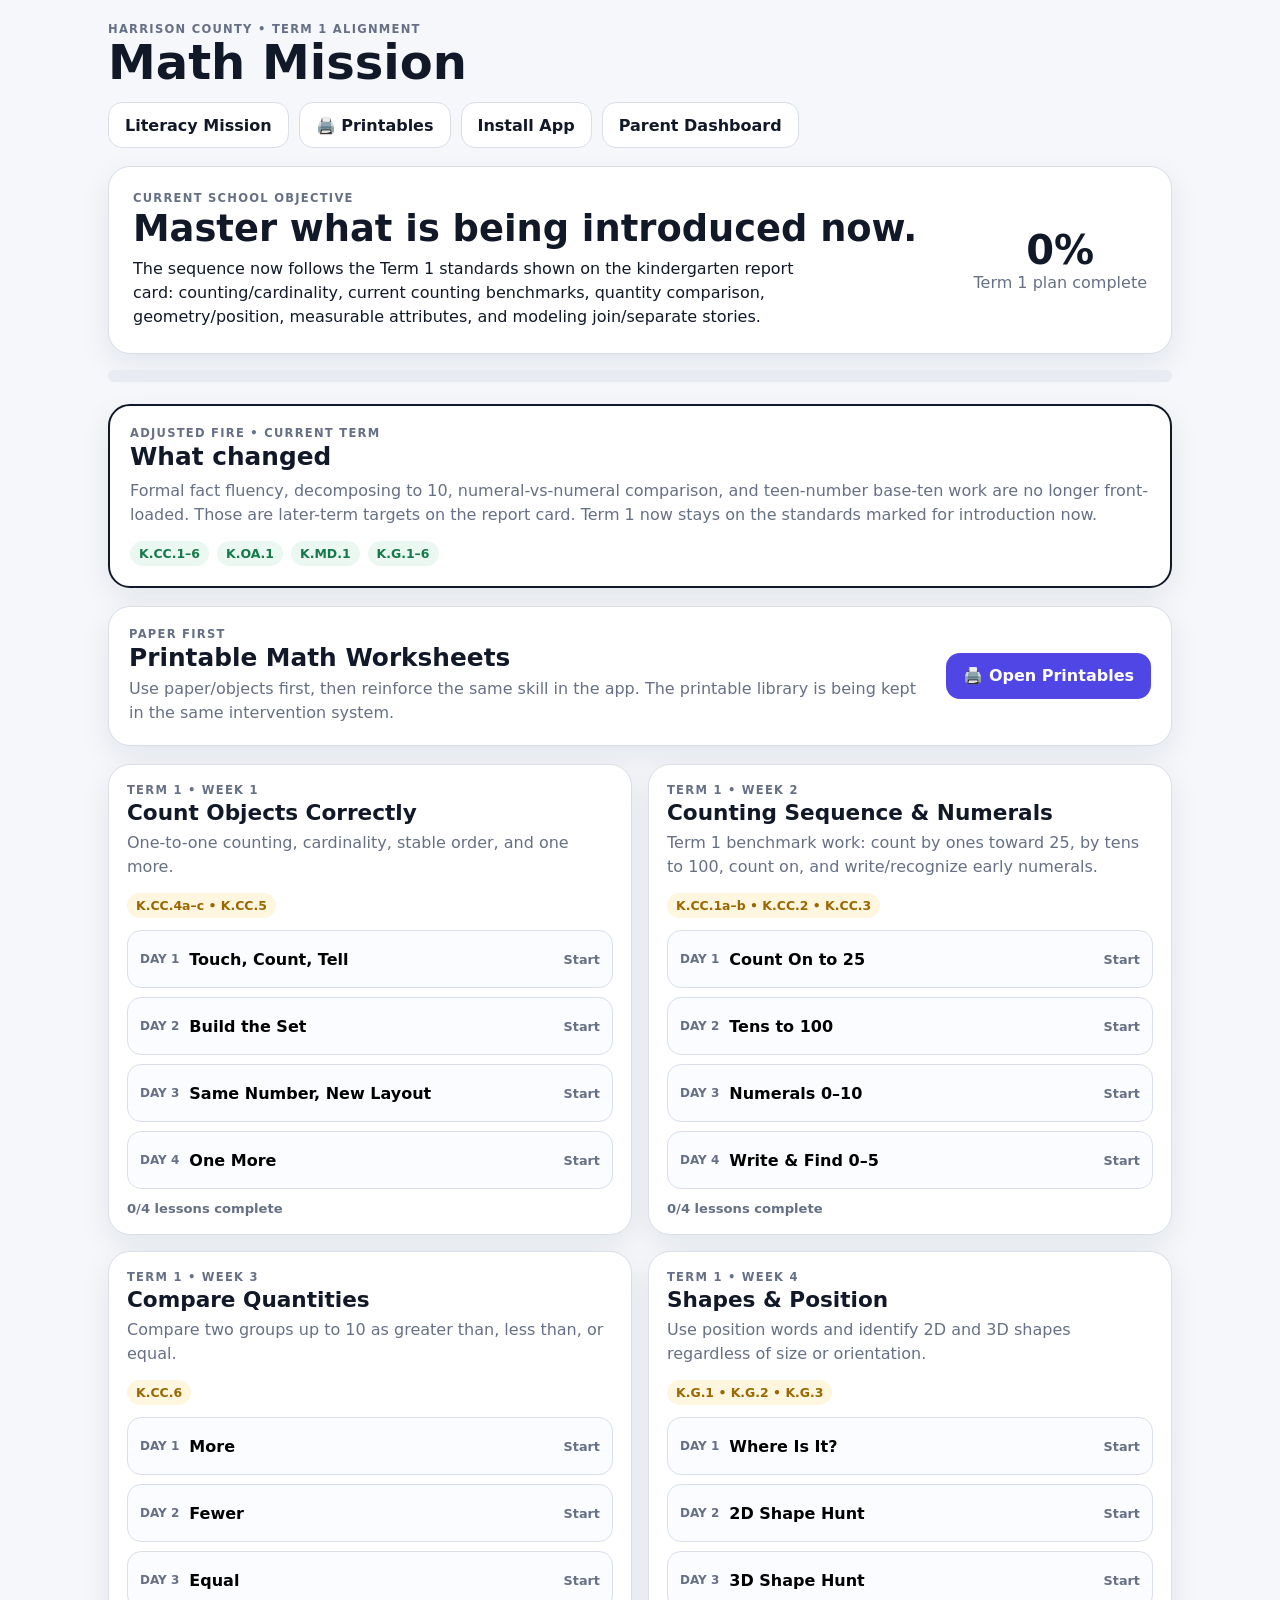
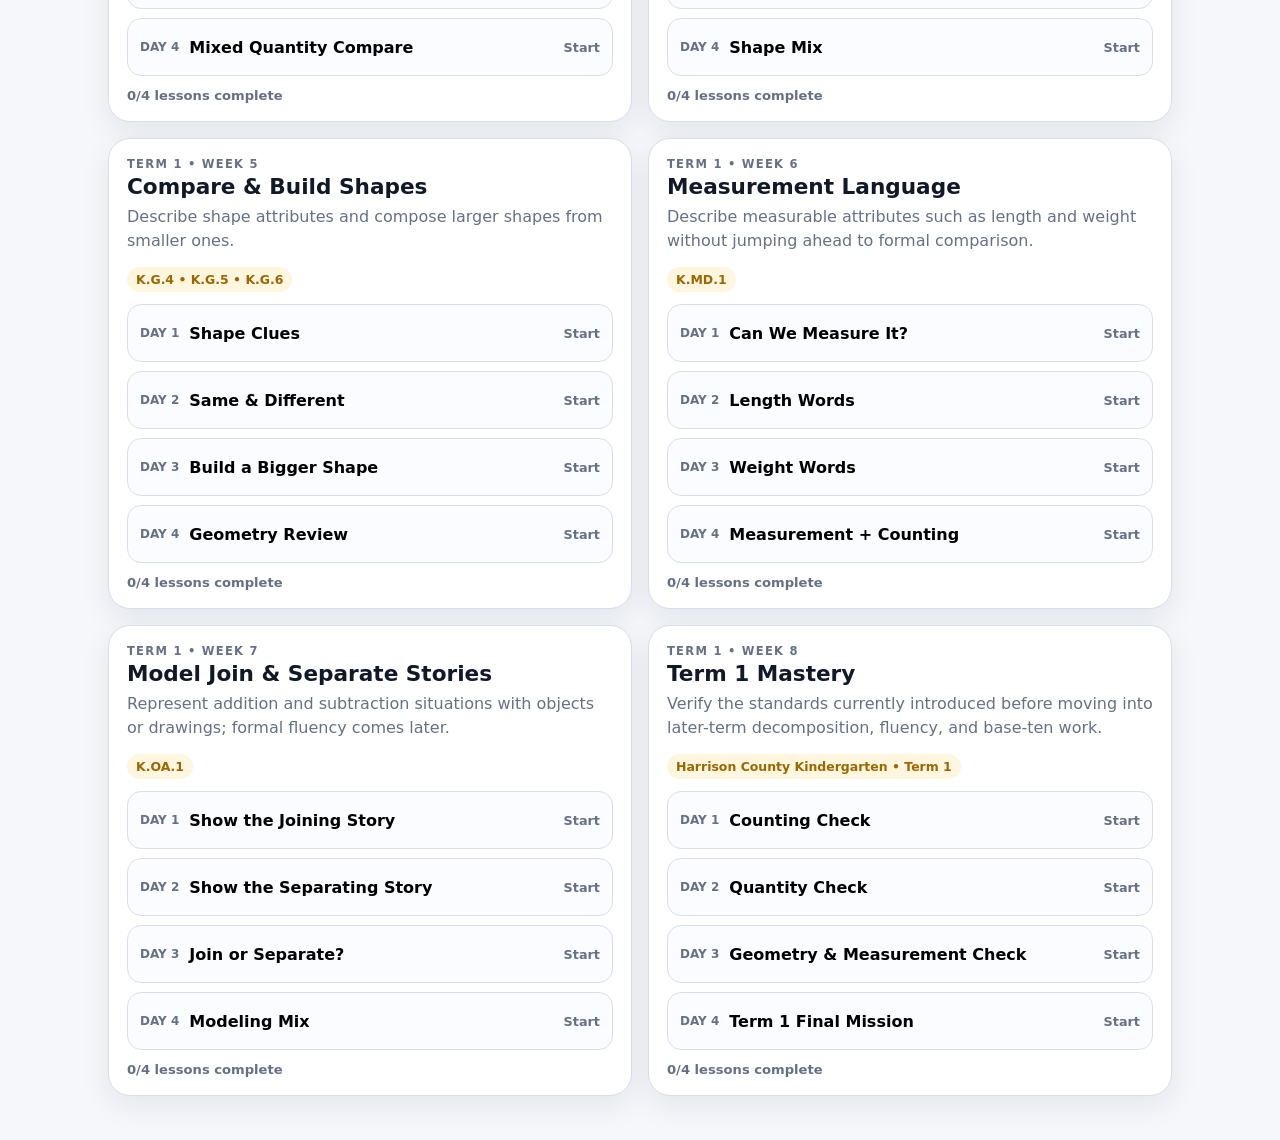
<file: index.html>
<!doctype html>
<html lang="en">
<head>
  <meta charset="utf-8">
  <meta name="viewport" content="width=device-width, initial-scale=1, viewport-fit=cover">
  <meta name="theme-color" content="#111827">
  <meta name="apple-mobile-web-app-capable" content="yes">
  <meta name="apple-mobile-web-app-status-bar-style" content="black-translucent">
  <meta name="apple-mobile-web-app-title" content="Math Mission">
  <meta name="mobile-web-app-capable" content="yes">
  <meta name="description" content="An 8-week kindergarten mathematics intervention aligned to Harrison County Term 1 standards and Eureka Math² foundations.">
  <link rel="manifest" href="manifest.webmanifest">
  <link rel="apple-touch-icon" href="icons/icon-192.png">
  <link rel="icon" href="icons/icon-192.png" sizes="192x192">
  <link rel="stylesheet" href="styles.css">
  <title>Kindergarten Math Mission</title>
</head>
<body>
  <div id="app" class="app-shell">
    <header class="topbar"><div><div class="eyebrow">Harrison County • Term 1 Alignment</div><h1>Math Mission</h1></div><div class="top-actions"><a href="literacy/" class="btn secondary" style="text-decoration:none;display:inline-flex;align-items:center;justify-content:center">Literacy Mission</a><a href="worksheets.html" class="btn secondary" style="text-decoration:none;display:inline-flex;align-items:center;justify-content:center">🖨️ Printables</a><button id="installBtn" class="btn secondary" type="button">Install App</button><button id="parentBtn" class="btn secondary" type="button">Parent Dashboard</button></div></header>
    <main>
      <section id="homeView" class="view active" aria-labelledby="homeTitle">
        <div class="hero card"><div><div class="eyebrow">Current school objective</div><h2 id="homeTitle">Master what is being introduced now.</h2><p>The sequence now follows the Term 1 standards shown on the kindergarten report card: counting/cardinality, current counting benchmarks, quantity comparison, geometry/position, measurable attributes, and modeling join/separate stories.</p></div><div class="hero-score"><div class="big-number" id="overallPct">0%</div><div class="muted">Term 1 plan complete</div></div></div>
        <div class="progress-track" aria-label="Overall program progress"><div id="overallBar" class="progress-bar"></div></div>
        <div class="card" style="padding:20px;margin-bottom:18px;border:2px solid #111827"><div class="eyebrow">Adjusted Fire • Current Term</div><h2 style="margin:4px 0 8px;font-size:1.55rem">What changed</h2><p class="muted" style="margin:0">Formal fact fluency, decomposing to 10, numeral-vs-numeral comparison, and teen-number base-ten work are no longer front-loaded. Those are later-term targets on the report card. Term 1 now stays on the standards marked for introduction now.</p><div style="display:flex;gap:8px;flex-wrap:wrap;margin-top:14px"><span class="badge good">K.CC.1–6</span><span class="badge good">K.OA.1</span><span class="badge good">K.MD.1</span><span class="badge good">K.G.1–6</span></div></div>
        <div class="card" style="padding:20px;margin-bottom:18px;display:flex;align-items:center;justify-content:space-between;gap:16px;flex-wrap:wrap"><div style="min-width:220px;flex:1"><div class="eyebrow">Paper First</div><h2 style="margin:4px 0 6px;font-size:1.55rem">Printable Math Worksheets</h2><p class="muted" style="margin:0">Use paper/objects first, then reinforce the same skill in the app. The printable library is being kept in the same intervention system.</p></div><a href="worksheets.html" class="btn primary" style="text-decoration:none;display:inline-flex;align-items:center;justify-content:center;min-width:170px">🖨️ Open Printables</a></div>
        <div class="week-grid" id="weekGrid"></div>
      </section>
      <section id="lessonView" class="view" aria-live="polite"><div class="lesson-head"><button id="backBtn" class="btn secondary" type="button">← Lessons</button><div class="lesson-meta"><div id="lessonEyebrow" class="eyebrow"></div><h2 id="lessonTitle"></h2><p id="lessonGoal" class="muted"></p></div><div class="lesson-score" id="lessonScore">⭐ 0</div></div><div class="progress-track"><div id="lessonBar" class="progress-bar"></div></div><div class="activity card"><div class="activity-top"><div><div id="roundLabel" class="eyebrow"></div><h3 id="promptText">Ready?</h3></div><button id="speakBtn" class="btn secondary" type="button">🔊 Read to me</button></div><div id="activityStage" class="activity-stage"></div><div id="feedback" class="feedback" role="status"></div><div class="activity-actions"><button id="hintBtn" class="btn secondary hidden" type="button">Show a hint</button><button id="nextBtn" class="btn primary hidden" type="button">Next</button></div></div></section>
      <section id="parentView" class="view" aria-labelledby="parentTitle"><div class="parent-head"><div><div class="eyebrow">Parent Dashboard • Term 1</div><h2 id="parentTitle">Progress & Mastery</h2><p class="muted">Use independent accuracy as the decision rule. 90%+ = secure; 80–89% = advance with review; 70–79% = repeat; below 70% = reduce difficulty and reteach.</p></div><button id="parentBackBtn" class="btn secondary" type="button">← Lessons</button></div><div class="stats-grid"><div class="stat card"><span>Lessons completed</span><strong id="statLessons">0/32</strong></div><div class="stat card"><span>Total accuracy</span><strong id="statAccuracy">—</strong></div><div class="stat card"><span>Current streak</span><strong id="statStreak">0</strong></div><div class="stat card"><span>Stars earned</span><strong id="statStars">0</strong></div></div><div class="card"><div class="section-title-row"><h3>Weekly standards mastery</h3><button id="resetBtn" class="btn danger" type="button">Reset Progress</button></div><div id="parentTableWrap" class="table-wrap"></div></div></section>
    </main>
    <div id="installModal" class="modal hidden" role="dialog" aria-modal="true" aria-labelledby="installTitle"><div class="modal-card"><h2 id="installTitle">Install on iPad/iPhone</h2><ol><li>Open this app in <strong>Safari</strong>.</li><li>Tap <strong>Share</strong>.</li><li>Choose <strong>Add to Home Screen</strong>.</li><li>Tap <strong>Add</strong>.</li></ol><p class="muted">Offline caching requires the app to load from the HTTPS site at least once.</p><button id="closeInstall" class="btn primary" type="button">Got it</button></div></div>
  </div>
  <script src="app-term1.js" defer></script>
  <script src="math-patch.js" defer></script>
</body>
</html>
</file>
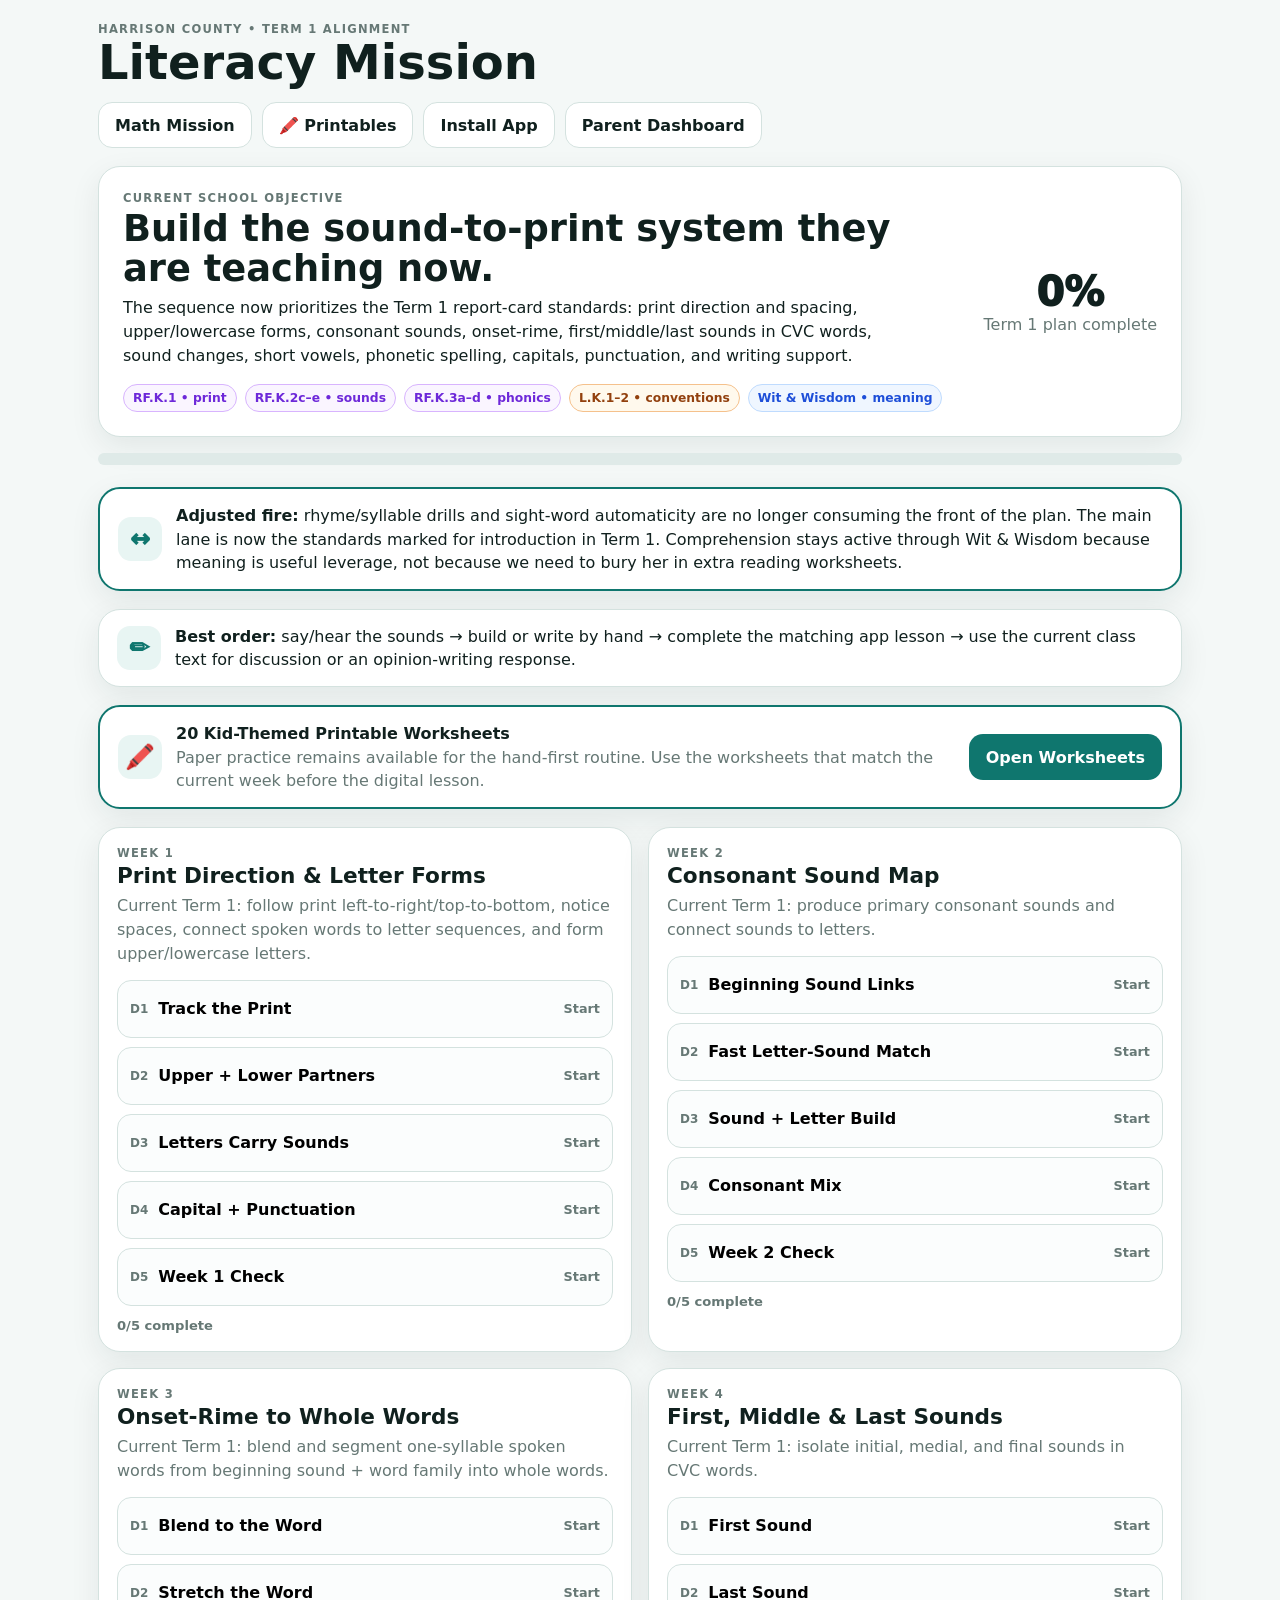
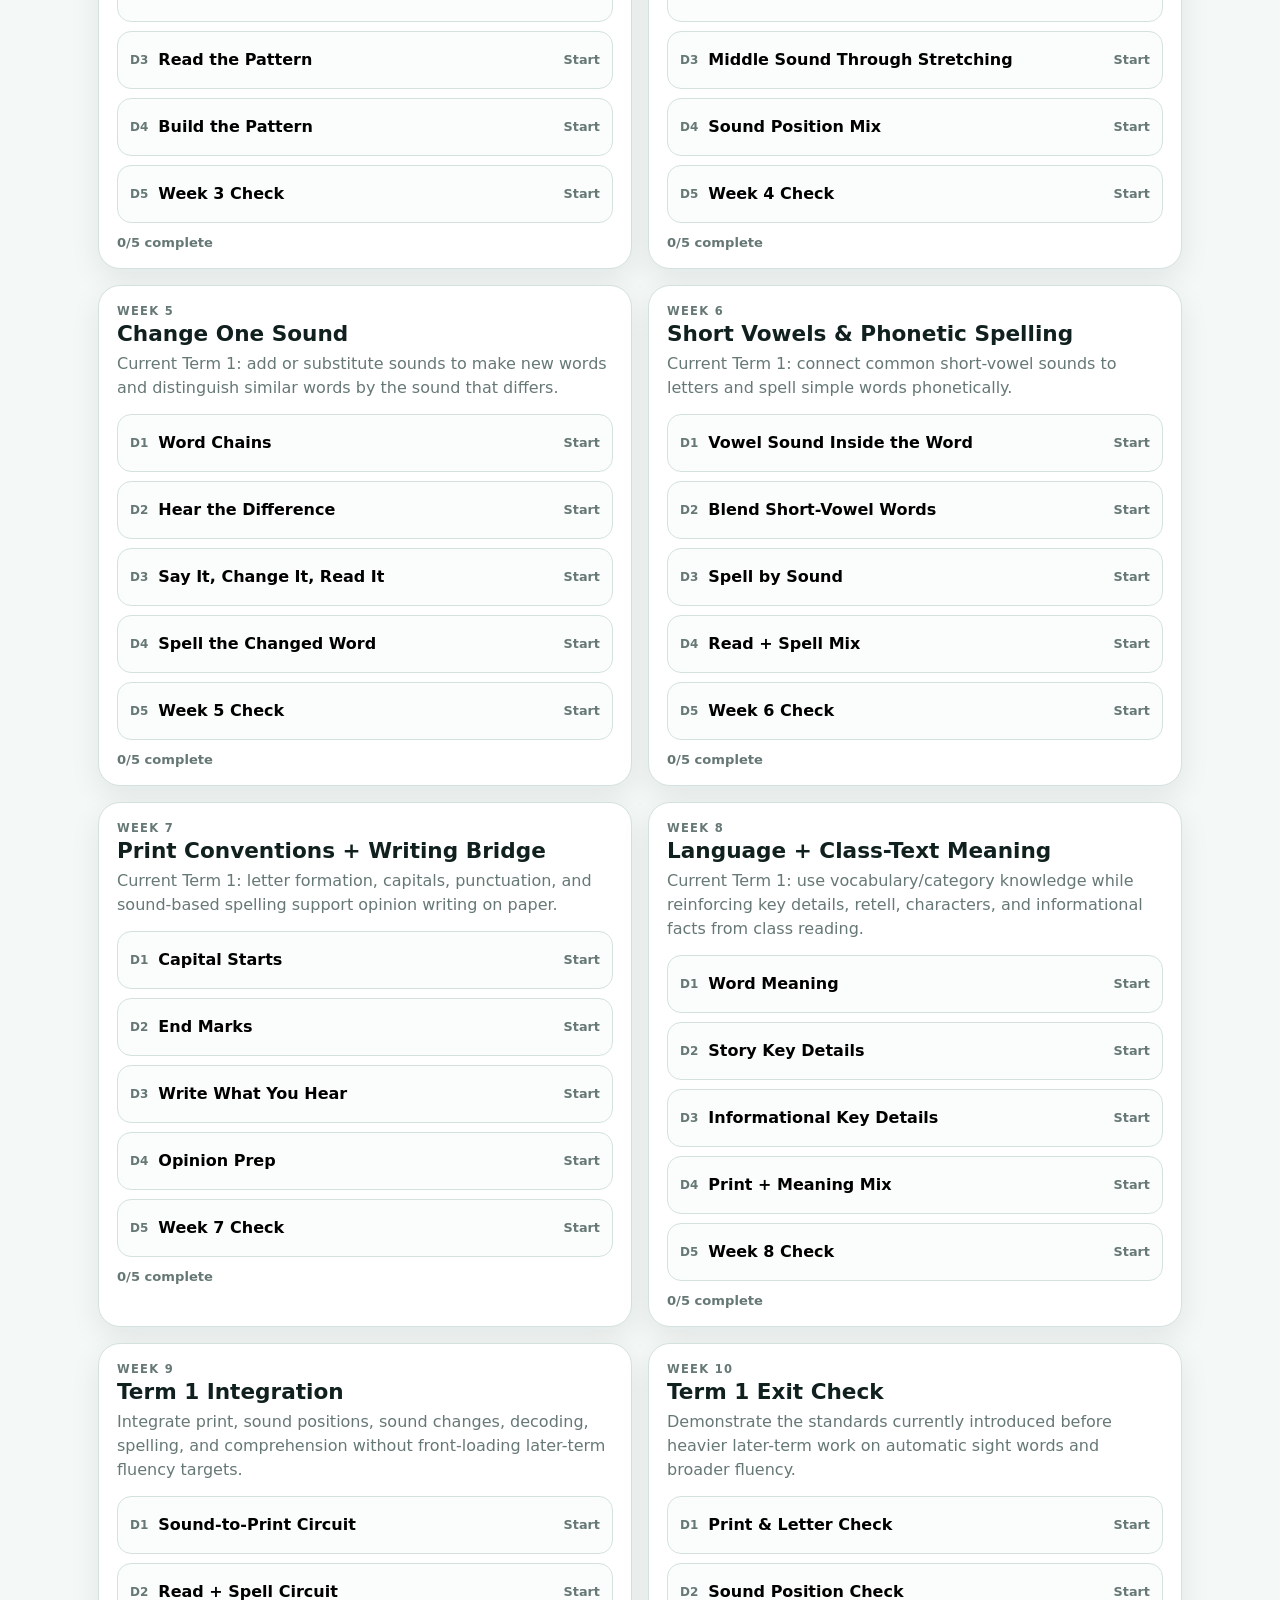
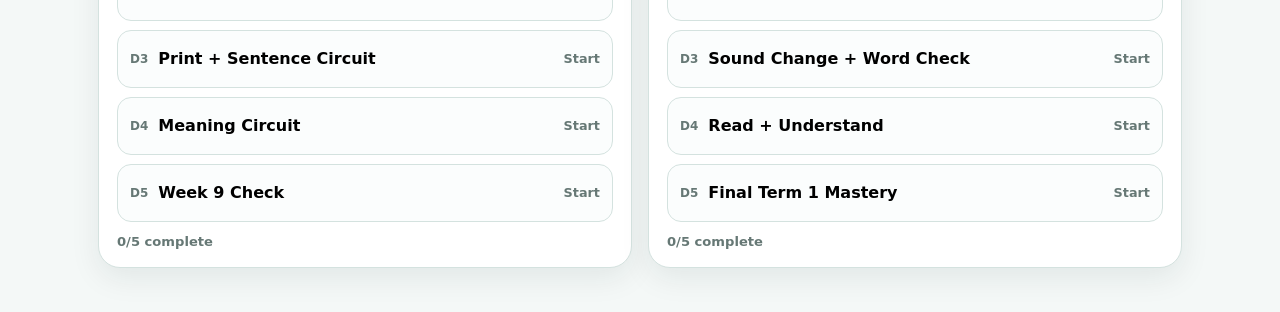
<file: literacy/index.html>
<!doctype html>
<html lang="en">
<head>
  <meta charset="utf-8">
  <meta name="viewport" content="width=device-width, initial-scale=1, viewport-fit=cover">
  <meta name="theme-color" content="#0f766e">
  <meta name="apple-mobile-web-app-capable" content="yes">
  <meta name="apple-mobile-web-app-status-bar-style" content="black-translucent">
  <meta name="apple-mobile-web-app-title" content="Literacy Mission">
  <meta name="mobile-web-app-capable" content="yes">
  <meta name="description" content="A 10-week kindergarten literacy intervention aligned to current Harrison County Term 1 foundations and Wit & Wisdom comprehension work.">
  <link rel="manifest" href="manifest.webmanifest">
  <link rel="apple-touch-icon" href="../icons/icon-192.png">
  <link rel="icon" href="../icons/icon-192.png" sizes="192x192">
  <link rel="stylesheet" href="styles.css">
  <title>Kindergarten Literacy Mission</title>
</head>
<body>
  <div id="app" class="app-shell">
    <header class="topbar">
      <div>
        <div class="eyebrow">Harrison County • Term 1 Alignment</div>
        <h1>Literacy Mission</h1>
      </div>
      <div class="top-actions">
        <a class="btn secondary" href="../">Math Mission</a>
        <a class="btn secondary" href="worksheets.html">🖍️ Printables</a>
        <button id="installBtn" class="btn secondary" type="button">Install App</button>
        <button id="parentBtn" class="btn secondary" type="button">Parent Dashboard</button>
      </div>
    </header>

    <main>
      <section id="homeView" class="view active" aria-labelledby="homeTitle">
        <div class="hero card">
          <div>
            <div class="eyebrow">Current school objective</div>
            <h2 id="homeTitle">Build the sound-to-print system they are teaching now.</h2>
            <p>The sequence now prioritizes the Term 1 report-card standards: print direction and spacing, upper/lowercase forms, consonant sounds, onset-rime, first/middle/last sounds in CVC words, sound changes, short vowels, phonetic spelling, capitals, punctuation, and writing support.</p>
            <div class="priority-row" aria-label="Current instruction priorities">
              <span class="priority highest">RF.K.1 • print</span>
              <span class="priority highest">RF.K.2c–e • sounds</span>
              <span class="priority highest">RF.K.3a–d • phonics</span>
              <span class="priority high">L.K.1–2 • conventions</span>
              <span class="priority strength">Wit &amp; Wisdom • meaning</span>
            </div>
          </div>
          <div class="hero-score"><div class="big-number" id="overallPct">0%</div><div class="muted">Term 1 plan complete</div></div>
        </div>

        <div class="progress-track" aria-label="Overall program progress"><div id="overallBar" class="progress-bar"></div></div>

        <div class="strategy card" style="border:2px solid #0f766e">
          <div class="strategy-mark" aria-hidden="true">↔</div>
          <div><strong>Adjusted fire:</strong> rhyme/syllable drills and sight-word automaticity are no longer consuming the front of the plan. The main lane is now the standards marked for introduction in Term 1. Comprehension stays active through Wit &amp; Wisdom because meaning is useful leverage, not because we need to bury her in extra reading worksheets.</div>
        </div>

        <div class="strategy card">
          <div class="strategy-mark" aria-hidden="true">✏️</div>
          <div><strong>Best order:</strong> say/hear the sounds → build or write by hand → complete the matching app lesson → use the current class text for discussion or an opinion-writing response.</div>
        </div>

        <div class="strategy card" style="border:2px solid #0f766e;align-items:center">
          <div class="strategy-mark" aria-hidden="true">🖍️</div>
          <div style="flex:1"><strong>20 Kid-Themed Printable Worksheets</strong><div class="muted">Paper practice remains available for the hand-first routine. Use the worksheets that match the current week before the digital lesson.</div></div>
          <a class="btn primary" href="worksheets.html">Open Worksheets</a>
        </div>

        <div class="week-grid" id="weekGrid"></div>
      </section>

      <section id="lessonView" class="view" aria-live="polite">
        <div class="lesson-head">
          <button id="backBtn" class="btn secondary" type="button">← Lessons</button>
          <div class="lesson-meta"><div id="lessonEyebrow" class="eyebrow"></div><h2 id="lessonTitle"></h2><p id="lessonGoal" class="muted"></p></div>
          <div class="lesson-score" id="lessonScore">⭐ 0</div>
        </div>
        <div class="progress-track"><div id="lessonBar" class="progress-bar"></div></div>
        <div class="activity card">
          <div class="activity-top"><div><div id="roundLabel" class="eyebrow"></div><h3 id="promptText">Ready?</h3><div id="skillPill" class="skill-pill"></div></div><button id="speakBtn" class="btn secondary" type="button">🔊 Read to me</button></div>
          <div id="activityStage" class="activity-stage"></div><div id="feedback" class="feedback" role="status"></div>
          <div class="activity-actions"><button id="hintBtn" class="btn secondary hidden" type="button">Show a hint</button><button id="nextBtn" class="btn primary hidden" type="button">Next</button></div>
        </div>
        <div id="knowledgeBridge" class="knowledge card hidden"><div class="eyebrow">Wit &amp; Wisdom Bridge</div><h3>Use the class text for meaning.</h3><p id="knowledgePrompt"></p><button id="newBridgeBtn" class="btn secondary" type="button">New discussion prompt</button></div>
      </section>

      <section id="parentView" class="view" aria-labelledby="parentTitle">
        <div class="parent-head"><div><div class="eyebrow">Parent Dashboard • Term 1</div><h2 id="parentTitle">Progress &amp; Skill Mastery</h2><p class="muted">Advance on independent accuracy, not on whether a lesson was merely completed.</p></div><button id="parentBackBtn" class="btn secondary" type="button">← Lessons</button></div>

        <div class="baseline-grid">
          <div class="baseline card priority"><span>Print Concepts</span><strong>Current</strong><small>RF.K.1a–c • directionality, spoken/printed words, spaces</small></div>
          <div class="baseline card priority"><span>Sound Work</span><strong>Current</strong><small>RF.K.2c–e • onset-rime, CVC sound positions, sound changes</small></div>
          <div class="baseline card priority"><span>Phonics</span><strong>Current</strong><small>RF.K.3a–d • consonants, vowel links, similar-word discrimination</small></div>
          <div class="baseline card"><span>Language Conventions</span><strong>Current</strong><small>L.K.1–2 • letters, plurals, capitals, punctuation, phonetic spelling</small></div>
          <div class="baseline card"><span>Writing</span><strong>Current</strong><small>W.K.1 • compose an opinion using drawing, dictating, and writing</small></div>
          <div class="baseline card strength"><span>Literature / Informational Meaning</span><strong>Class-text bridge</strong><small>Use Wit &amp; Wisdom for key details, retell, characters, facts, and discussion</small></div>
        </div>

        <div class="assessment-note card"><strong>Sequence rule:</strong> current-term standards are front-loaded. Later-term automaticity and broader fluency are deferred until the school introduces them or current skills are secure.</div>

        <div class="stats-grid"><div class="stat card"><span>Lessons completed</span><strong id="statLessons">0/50</strong></div><div class="stat card"><span>Total accuracy</span><strong id="statAccuracy">—</strong></div><div class="stat card"><span>Current streak</span><strong id="statStreak">0</strong></div><div class="stat card"><span>Stars earned</span><strong id="statStars">0</strong></div></div>

        <div class="card panel"><div class="section-title-row"><div><div class="eyebrow">Adaptive priorities</div><h3>Domain performance</h3></div></div><div id="domainCards" class="domain-grid"></div><p class="microcopy">Decision rule: 90%+ = secure/advance; 80–89% = advance with review; 70–79% = repeat; below 70% = reduce difficulty and reteach.</p></div>

        <div class="card panel">
          <div class="section-title-row"><div><div class="eyebrow">Teacher alignment</div><h3>Match school instruction</h3></div></div>
          <p class="muted">Use these fields to synchronize the app to the exact letters, Wit &amp; Wisdom text, and vocabulary currently taught in class.</p>
          <form id="alignmentForm" class="settings-grid">
            <label><span>Letters already taught at school</span><input id="lettersInput" type="text" inputmode="text" autocomplete="off" placeholder="Example: m s a t p i n"><small>If entered, decoding activities restrict themselves to those letters whenever possible.</small></label>
            <label><span>Current Wit &amp; Wisdom topic or book</span><input id="topicInput" type="text" autocomplete="off" placeholder="Example: current core text / topic"></label>
            <label class="wide"><span>Current class vocabulary</span><input id="vocabInput" type="text" autocomplete="off" placeholder="Enter words separated by commas"><small>The app uses these words in discussion prompts without reproducing copyrighted curriculum text.</small></label>
            <div class="wide form-actions"><button class="btn primary" type="submit">Save Alignment</button><span id="settingsSaved" class="save-status" role="status"></span></div>
          </form>
        </div>

        <div class="card panel"><div class="section-title-row"><h3>Weekly mastery</h3><button id="resetBtn" class="btn danger" type="button">Reset Progress</button></div><div id="parentTableWrap" class="table-wrap"></div></div>
      </section>
    </main>

    <div id="installModal" class="modal hidden" role="dialog" aria-modal="true" aria-labelledby="installTitle"><div class="modal-card"><h2 id="installTitle">Install on iPad/iPhone</h2><ol><li>Open this app in <strong>Safari</strong>.</li><li>Tap <strong>Share</strong>.</li><li>Choose <strong>Add to Home Screen</strong>.</li><li>Tap <strong>Add</strong>.</li></ol><p class="muted">Offline caching requires the app to be loaded from an HTTPS website at least once.</p><button id="closeInstall" class="btn primary" type="button">Got it</button></div></div>
  </div>
  <script src="app.js" defer></script>
</body>
</html>
</file>
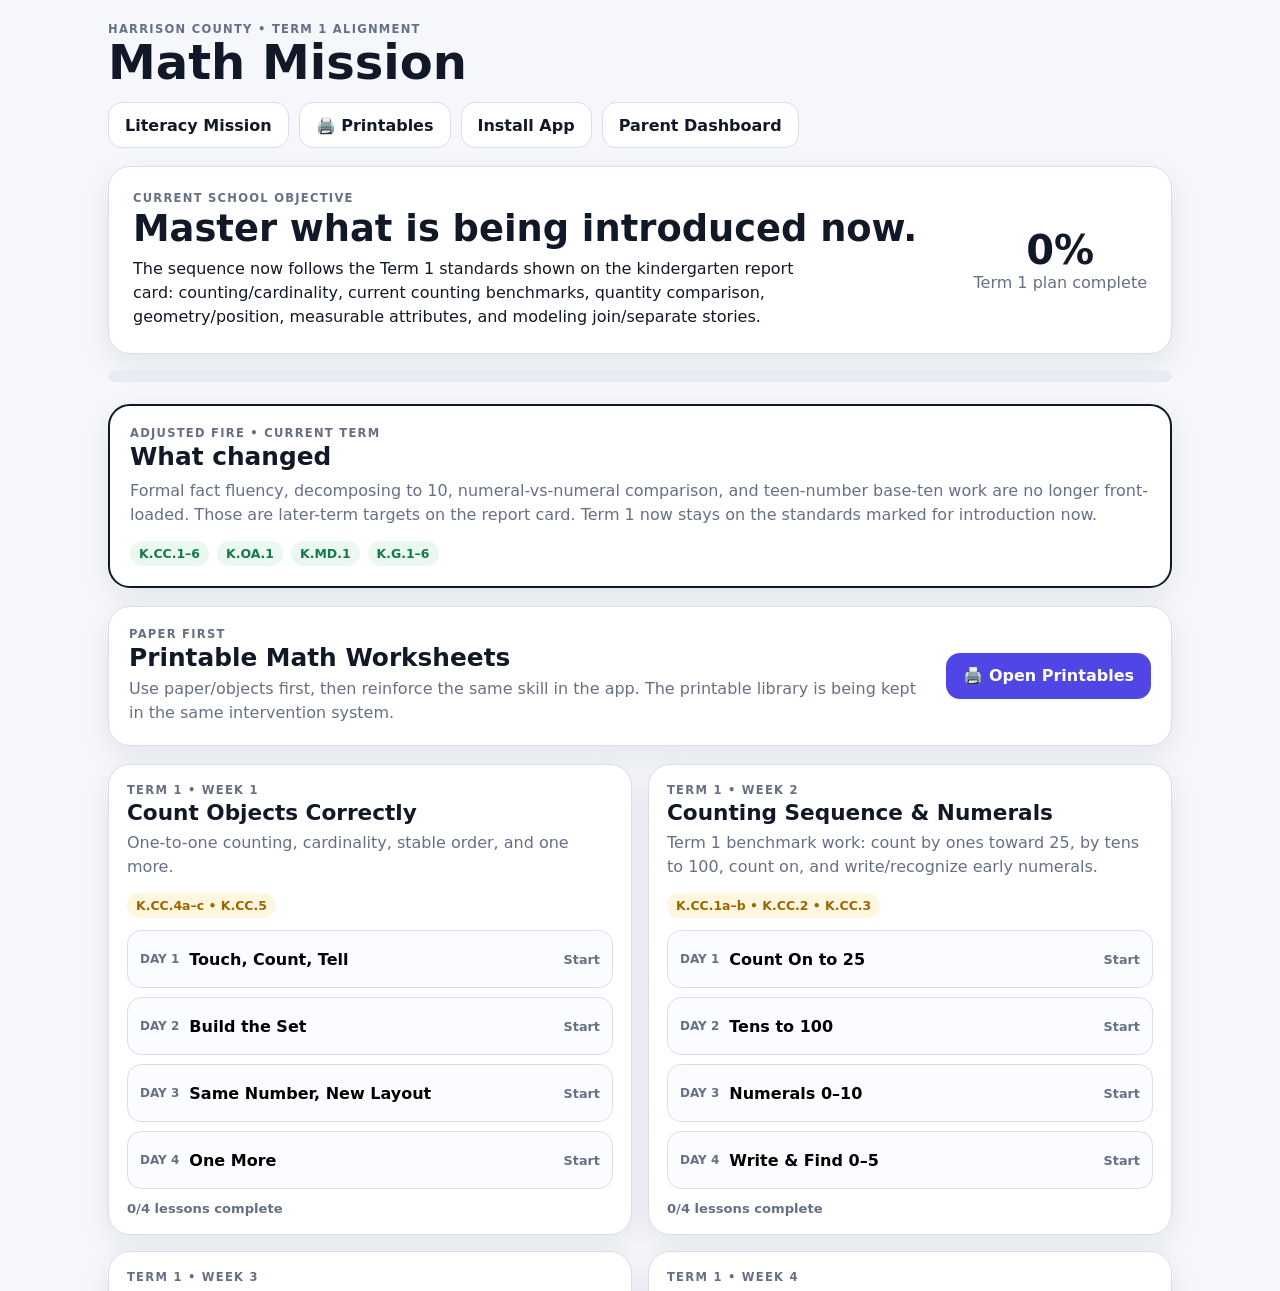
<file: update.html>
<!doctype html>
<html lang="en">
<head>
  <meta charset="utf-8">
  <meta name="viewport" content="width=device-width,initial-scale=1,viewport-fit=cover">
  <meta name="theme-color" content="#111827">
  <title>Updating Mila Learning Missions</title>
  <style>
    body{margin:0;background:#f5f7fb;color:#111827;font-family:system-ui,-apple-system,BlinkMacSystemFont,"Segoe UI",sans-serif;min-height:100vh;display:grid;place-items:center;padding:24px;box-sizing:border-box}
    main{max-width:520px;background:white;border:1px solid #d9deea;border-radius:24px;padding:28px;text-align:center;box-shadow:0 10px 30px rgba(17,24,39,.08)}
    h1{margin:0 0 10px;font-size:2rem}p{line-height:1.5;color:#667085}.spinner{width:42px;height:42px;border:5px solid #e5e7eb;border-top-color:#111827;border-radius:50%;margin:0 auto 18px;animation:spin .8s linear infinite}@keyframes spin{to{transform:rotate(360deg)}}
  </style>
</head>
<body>
  <main>
    <div class="spinner" aria-hidden="true"></div>
    <h1>Updating Learning Missions</h1>
    <p id="status">Removing old Math and Literacy caches and loading the newest apps…</p>
  </main>
  <script>
    (async()=>{
      const status=document.getElementById('status');
      try{
        if('serviceWorker' in navigator){
          const regs=await navigator.serviceWorker.getRegistrations();
          await Promise.all(regs.map(r=>r.unregister()));
        }
        if('caches' in window){
          const keys=await caches.keys();
          await Promise.all(keys.filter(k=>
            k.startsWith('mila-learning-missions') ||
            k.startsWith('kindergarten-literacy-mission') ||
            k.startsWith('kindergarten-math-mission')
          ).map(k=>caches.delete(k)));
        }
        status.textContent='Update complete. Opening the newest Math Mission…';
      }catch(e){
        status.textContent='Cache reset attempted. Opening the newest Math Mission…';
      }
      setTimeout(()=>location.replace('./?fresh='+Date.now()),650);
    })();
  </script>
</body>
</html>
</file>
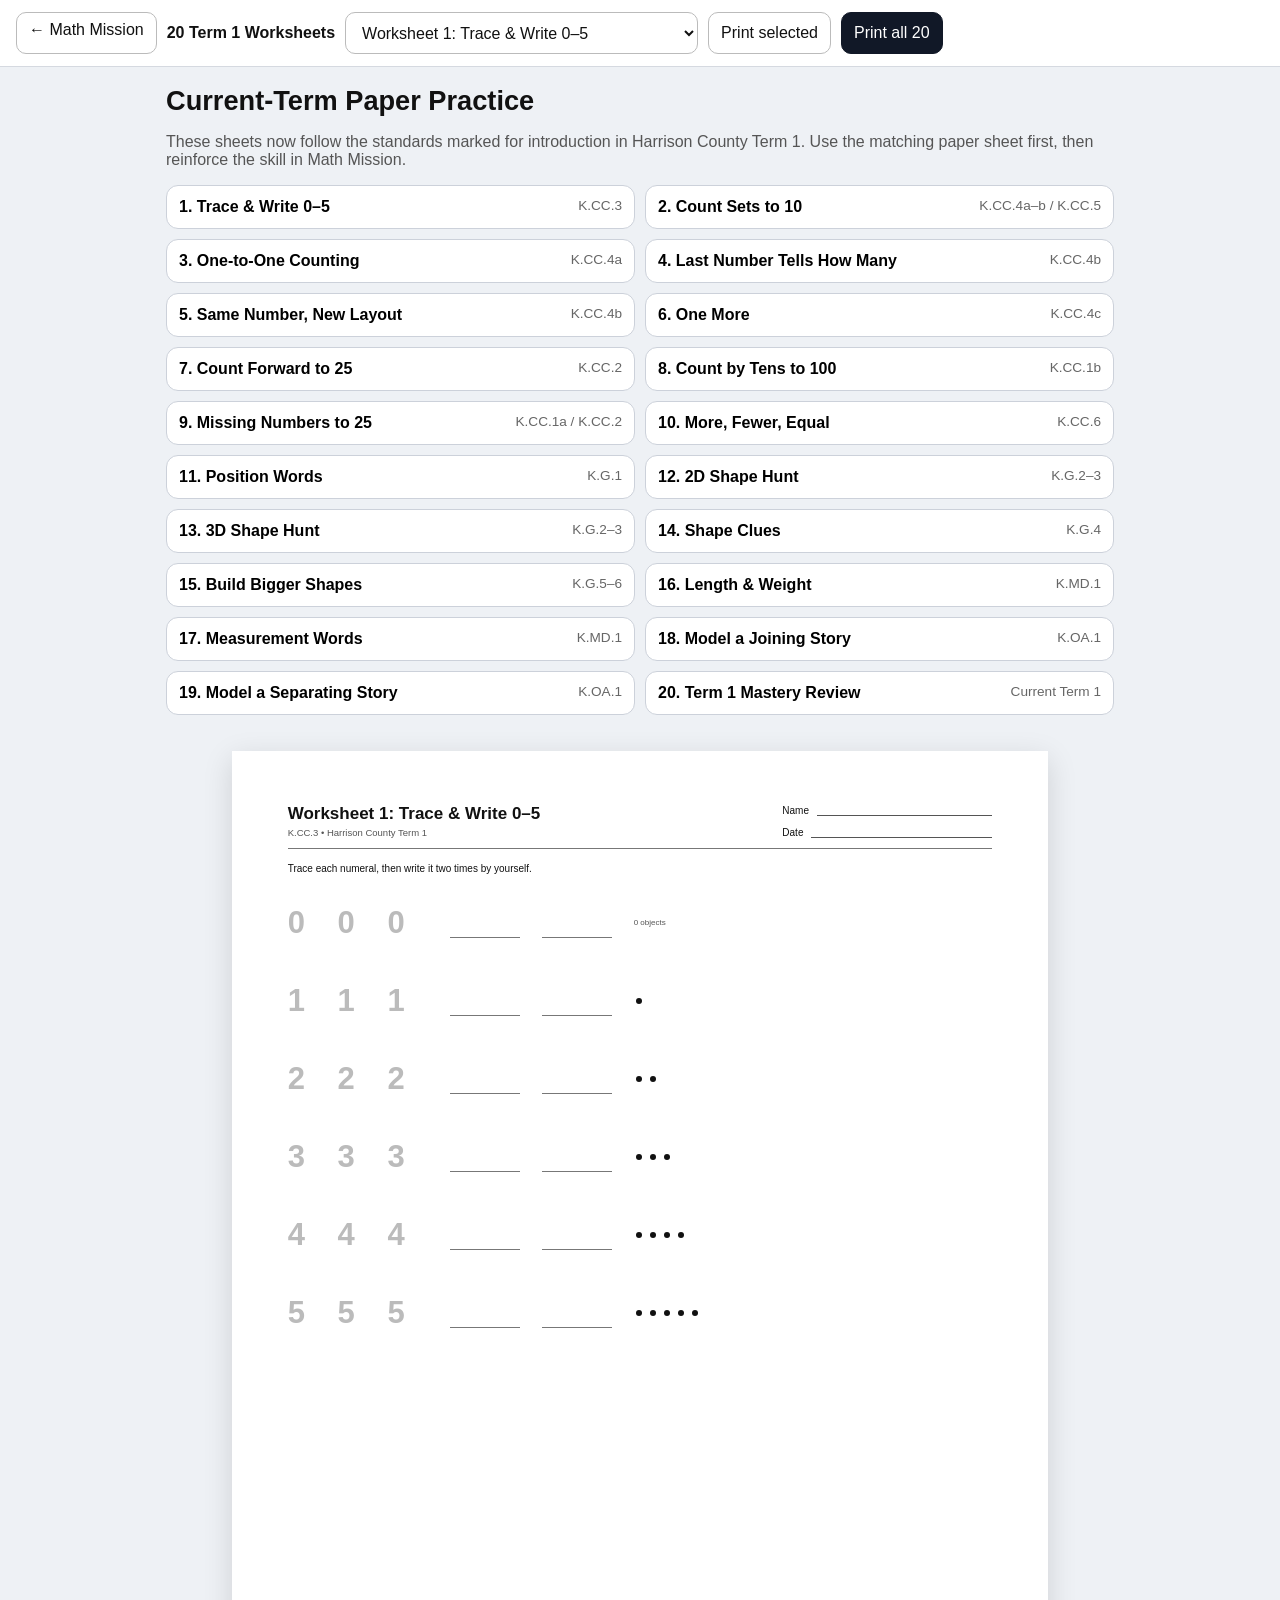
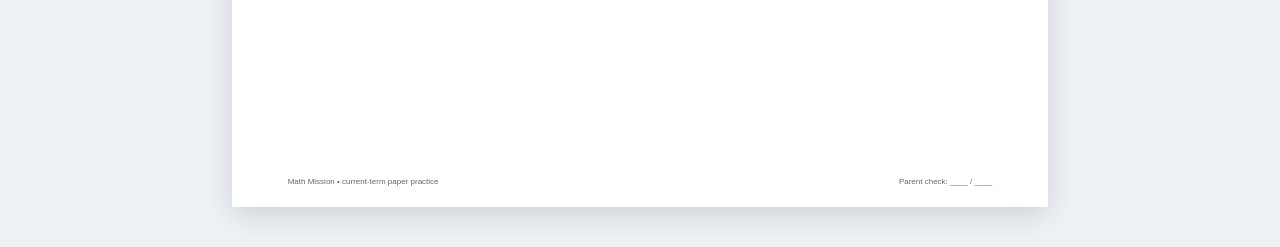
<file: worksheets.html>
<!doctype html>
<html lang="en">
<head>
  <meta charset="utf-8">
  <meta name="viewport" content="width=device-width,initial-scale=1">
  <meta name="theme-color" content="#111827">
  <title>Math Mission - 20 Term 1 Printable Worksheets</title>
  <link rel="stylesheet" href="worksheets.css">
</head>
<body>
  <header class="toolbar">
    <a class="control" href="index.html">← Math Mission</a>
    <strong>20 Term 1 Worksheets</strong>
    <select id="wsSelect" class="control" aria-label="Choose worksheet"></select>
    <button id="printOne" class="control" type="button">Print selected</button>
    <button id="printAll" class="control primary" type="button">Print all 20</button>
  </header>
  <section class="library">
    <h1>Current-Term Paper Practice</h1>
    <p>These sheets now follow the standards marked for introduction in Harrison County Term 1. Use the matching paper sheet first, then reinforce the skill in Math Mission.</p>
    <div id="pickGrid" class="pick-grid"></div>
  </section>
  <main id="pages" class="pages" aria-live="polite"></main>
  <script src="worksheets.js" defer></script>
</body>
</html>
</file>
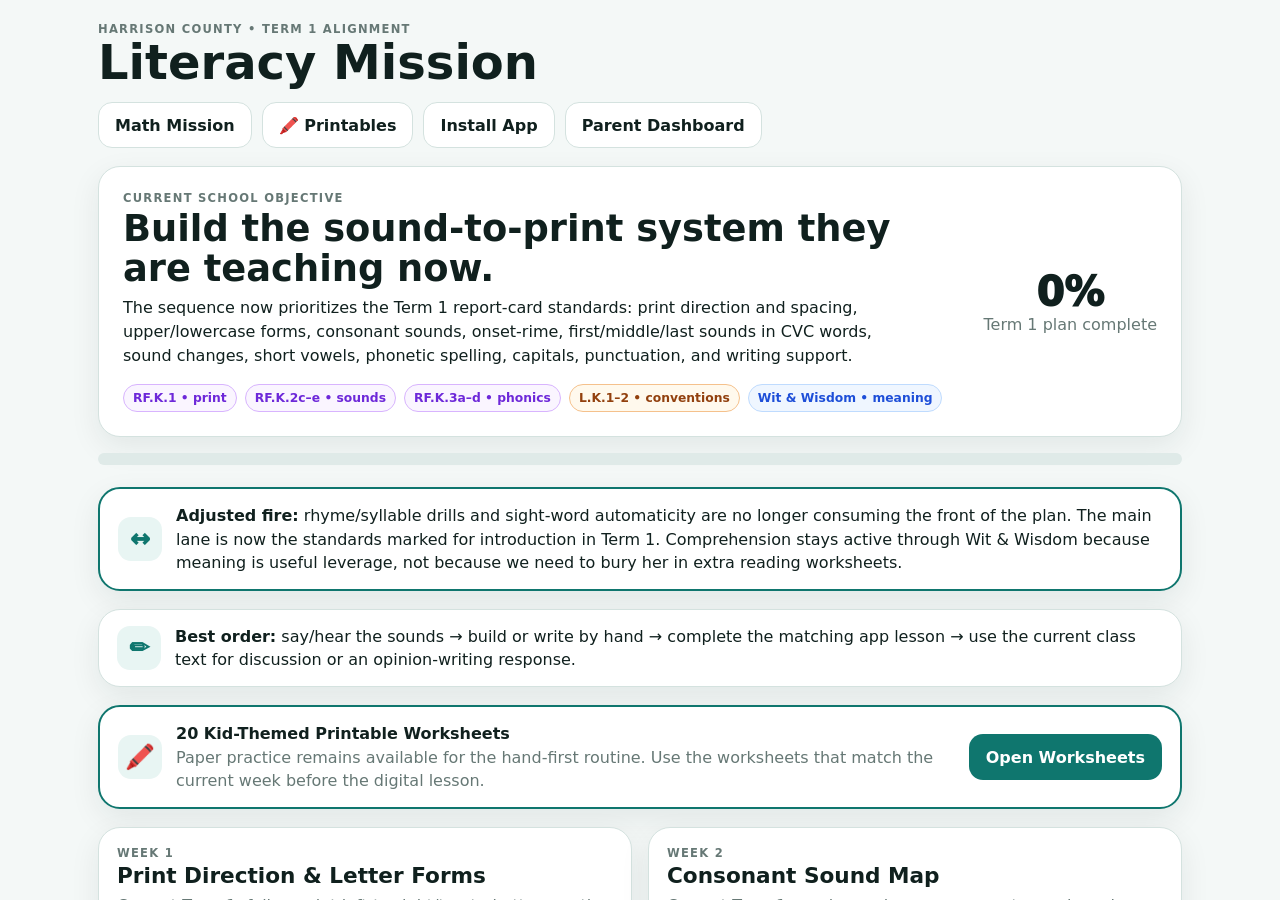
<file: literacy/update.html>
<!doctype html>
<html lang="en">
<head>
  <meta charset="utf-8">
  <meta name="viewport" content="width=device-width,initial-scale=1,viewport-fit=cover">
  <meta name="theme-color" content="#0f766e">
  <title>Updating Literacy Mission</title>
  <style>
    body{margin:0;background:#f4f8f7;color:#111827;font-family:system-ui,-apple-system,BlinkMacSystemFont,"Segoe UI",sans-serif;min-height:100vh;display:grid;place-items:center;padding:24px;box-sizing:border-box}
    main{max-width:520px;background:white;border:1px solid #d6e5e1;border-radius:24px;padding:28px;text-align:center;box-shadow:0 10px 30px rgba(17,24,39,.08)}
    h1{margin:0 0 10px;font-size:2rem}p{line-height:1.5;color:#667085}.spinner{width:42px;height:42px;border:5px solid #e4ecea;border-top-color:#0f766e;border-radius:50%;margin:0 auto 18px;animation:spin .8s linear infinite}@keyframes spin{to{transform:rotate(360deg)}}
  </style>
</head>
<body>
  <main>
    <div class="spinner" aria-hidden="true"></div>
    <h1>Updating Literacy Mission</h1>
    <p id="status">Clearing old Literacy and shared app caches…</p>
  </main>
  <script>
    (async()=>{
      const status=document.getElementById('status');
      try{
        if('serviceWorker' in navigator){
          const regs=await navigator.serviceWorker.getRegistrations();
          await Promise.all(regs.map(r=>r.unregister()));
        }
        if('caches' in window){
          const keys=await caches.keys();
          await Promise.all(keys.filter(k=>
            k.startsWith('kindergarten-literacy-mission') ||
            k.startsWith('mila-learning-missions') ||
            k.startsWith('kindergarten-math-mission')
          ).map(k=>caches.delete(k)));
        }
        status.textContent='Update complete. Opening the newest Literacy Mission…';
      }catch(e){
        status.textContent='Cache reset attempted. Opening Literacy Mission…';
      }
      setTimeout(()=>location.replace('./?fresh='+Date.now()),650);
    })();
  </script>
</body>
</html>
</file>
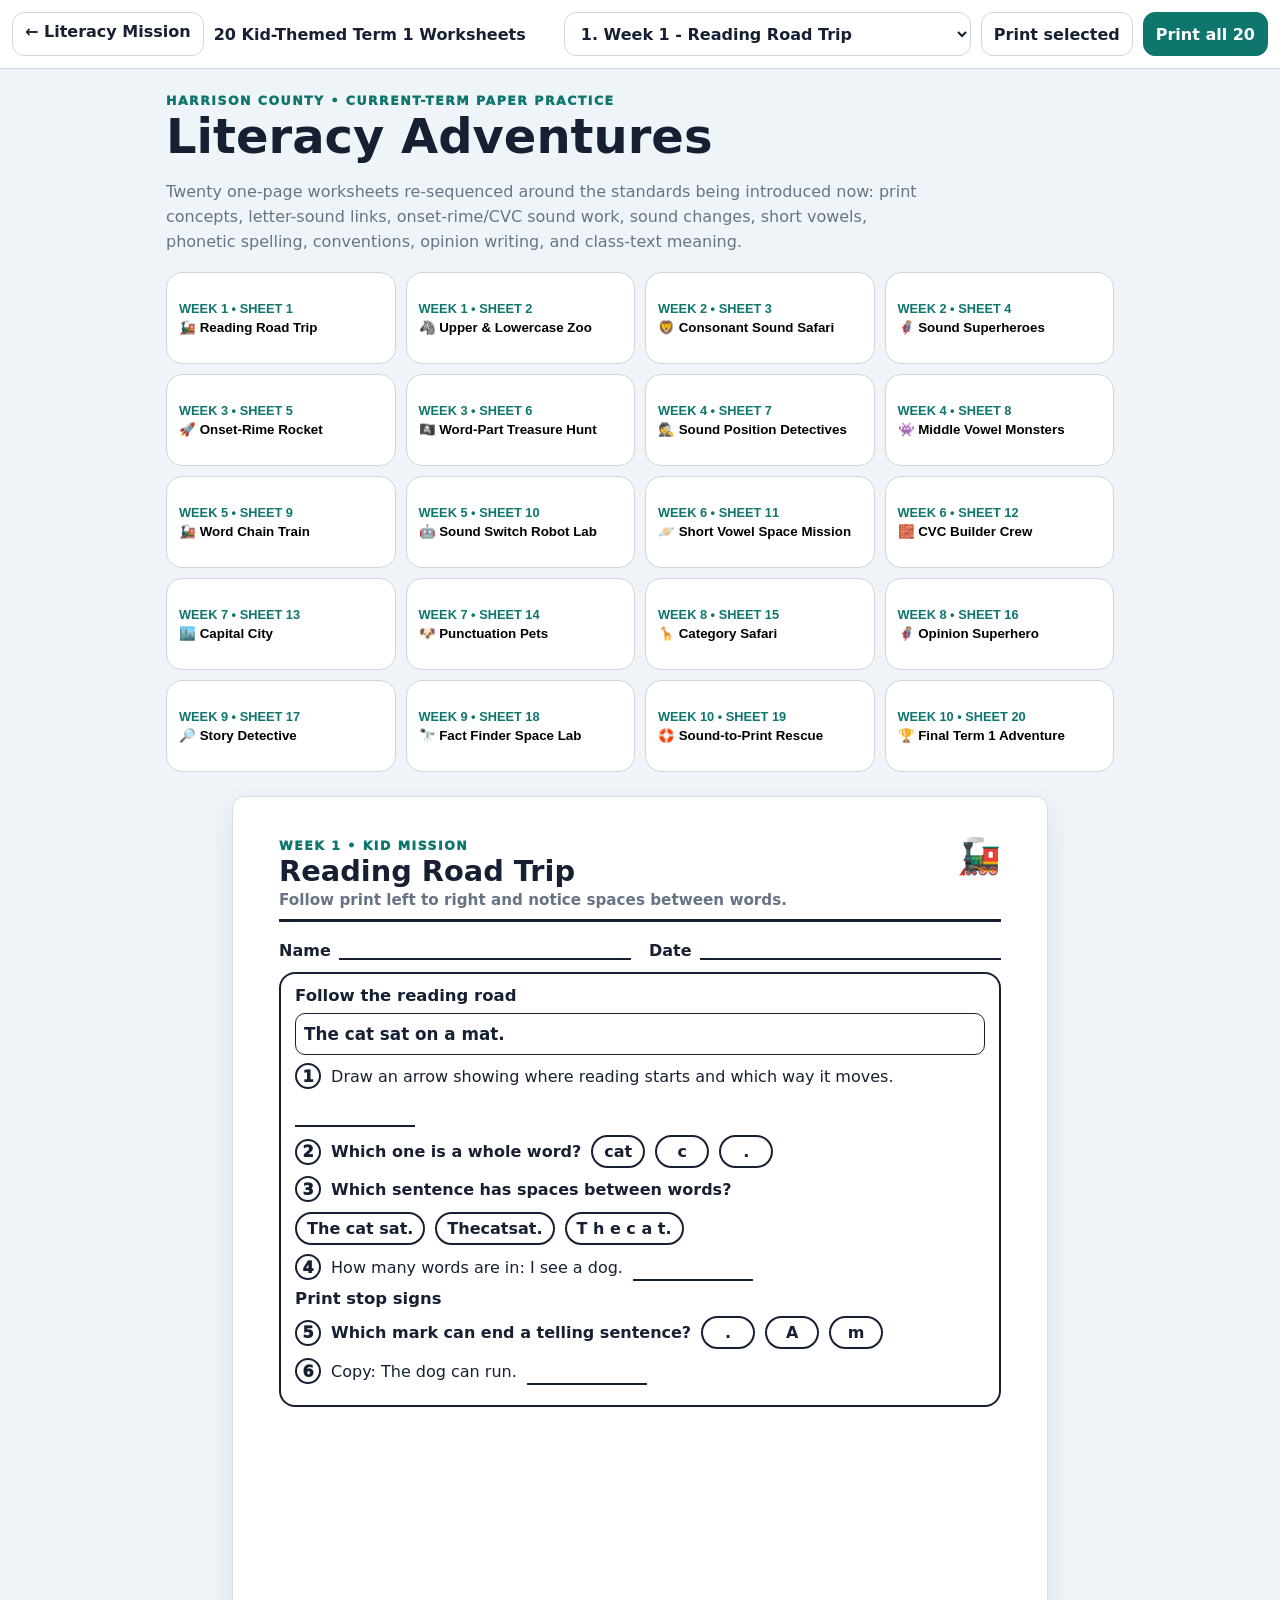
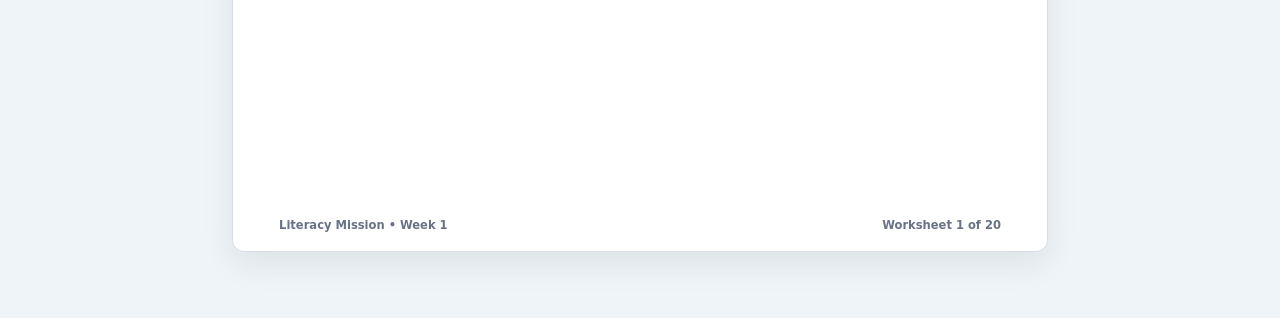
<file: literacy/worksheets.html>
<!doctype html><html lang="en"><head><meta charset="utf-8"><meta name="viewport" content="width=device-width,initial-scale=1,viewport-fit=cover"><meta name="theme-color" content="#0f766e"><title>Literacy Mission - Term 1 Printables</title><link rel="stylesheet" href="worksheets.css"></head><body><header class="toolbar"><a class="control" href="index.html">← Literacy Mission</a><strong>20 Kid-Themed Term 1 Worksheets</strong><select id="wsSelect" class="control"></select><button id="printOne" class="control">Print selected</button><button id="printAll" class="control primary">Print all 20</button></header><section class="library"><div class="theme">Harrison County • Current-Term Paper Practice</div><h1>Literacy Adventures</h1><p>Twenty one-page worksheets re-sequenced around the standards being introduced now: print concepts, letter-sound links, onset-rime/CVC sound work, sound changes, short vowels, phonetic spelling, conventions, opinion writing, and class-text meaning.</p><div id="pickGrid" class="pick-grid"></div></section><main id="pages" class="pages"></main><script src="wsdata.js"></script><script src="wsrender.js"></script></body></html>
</file>
<file: styles.css>
:root{
  --bg:#f5f7fb;--panel:#ffffff;--text:#111827;--muted:#667085;--border:#d9deea;
  --accent:#4f46e5;--accent2:#7c3aed;--good:#16794b;--bad:#b42318;--warn:#9a6700;
  --shadow:0 10px 30px rgba(17,24,39,.08);--radius:22px;
}
*{box-sizing:border-box}
html{font-family:Inter,ui-rounded,"SF Pro Rounded","SF Pro Display",system-ui,-apple-system,BlinkMacSystemFont,"Segoe UI",sans-serif;background:var(--bg);color:var(--text)}
body{margin:0;min-width:320px;background:var(--bg)}
button,input{font:inherit}
button{touch-action:manipulation}
button:focus-visible{outline:4px solid rgba(79,70,229,.25);outline-offset:2px}
.app-shell{max-width:1100px;margin:0 auto;padding:18px 18px 44px}
.topbar,.lesson-head,.parent-head,.activity-top,.section-title-row{display:flex;align-items:center;justify-content:space-between;gap:16px;flex-wrap:wrap}
.topbar{padding:4px 0 18px}.topbar h1,.parent-head h2,.lesson-meta h2{margin:2px 0 0}.top-actions{display:flex;gap:10px;flex-wrap:wrap}
.eyebrow{text-transform:uppercase;letter-spacing:.11em;font-weight:800;font-size:.72rem;color:var(--muted)}
h1{font-size:clamp(2rem,4vw,3rem);line-height:1;margin:0}h2{font-size:clamp(1.55rem,3vw,2.3rem);line-height:1.08}h3{font-size:1.35rem;margin:0}
p{line-height:1.5}.muted{color:var(--muted)}
.card{background:var(--panel);border:1px solid var(--border);border-radius:var(--radius);box-shadow:var(--shadow)}
.hero{padding:24px;display:grid;grid-template-columns:1fr auto;gap:22px;align-items:center}.hero h2{margin:4px 0 8px}.hero p{margin:0;max-width:700px}.hero-score{text-align:center;min-width:130px}.big-number{font-weight:900;font-size:2.5rem}
.btn{min-height:46px;border-radius:14px;border:1px solid transparent;padding:10px 16px;font-weight:800;cursor:pointer;background:var(--panel);color:var(--text)}.btn.primary{background:var(--accent);color:white}.btn.secondary{border-color:var(--border)}.btn.danger{border-color:#f4c7c3;color:var(--bad);background:#fff7f6}.btn:disabled{opacity:.45;cursor:not-allowed}
.progress-track{height:12px;background:#e8ebf2;border-radius:999px;overflow:hidden;margin:16px 0 22px}.progress-bar{height:100%;width:0;background:linear-gradient(90deg,var(--accent),var(--accent2));transition:width .25s ease}
.week-grid{display:grid;grid-template-columns:repeat(2,minmax(0,1fr));gap:16px}.week-card{padding:18px}.week-card h3{margin:3px 0 6px}.week-card p{margin:0 0 14px}.lesson-list{display:grid;gap:9px}.lesson-row{width:100%;display:grid;grid-template-columns:auto 1fr auto;align-items:center;gap:10px;text-align:left;border:1px solid var(--border);background:#fbfcff;border-radius:14px;padding:11px 12px;cursor:pointer;min-height:58px}.lesson-row:hover{border-color:#b8c0d5}.lesson-row .day{font-size:.75rem;color:var(--muted);font-weight:800}.lesson-row .name{font-weight:850}.lesson-row .status{font-size:.8rem;color:var(--muted);font-weight:800}.lesson-row.complete{border-color:#b7e1cf;background:#f4fbf7}.week-progress{font-size:.82rem;font-weight:800;color:var(--muted);margin-top:12px}
.view{display:none}.view.active{display:block}.lesson-head{align-items:flex-start}.lesson-meta{flex:1;min-width:220px}.lesson-score{font-weight:900;border:1px solid var(--border);background:white;border-radius:999px;padding:10px 14px}.activity{padding:22px}.activity-stage{min-height:300px;display:flex;align-items:center;justify-content:center;flex-direction:column;padding:20px 4px}.feedback{min-height:34px;text-align:center;font-size:1.15rem;font-weight:900}.feedback.good{color:var(--good)}.feedback.bad{color:var(--bad)}.feedback.hint{color:var(--warn)}.activity-actions{display:flex;gap:10px;justify-content:center;flex-wrap:wrap;margin-top:10px}.hidden{display:none!important}
.choice-grid{display:grid;grid-template-columns:repeat(3,minmax(0,1fr));gap:12px;width:min(100%,560px)}.choice{min-height:86px;border:2px solid var(--border);border-radius:20px;background:white;font-size:2.1rem;font-weight:900;cursor:pointer}.choice.smalltext{font-size:1.15rem}.choice.selected{border-color:var(--accent);background:#f3f2ff}.prompt-big{text-align:center;font-size:clamp(2rem,7vw,4.1rem);font-weight:950;margin-bottom:20px}.dots{display:flex;flex-wrap:wrap;justify-content:center;align-items:center;gap:14px;max-width:520px;min-height:150px}.dot{width:58px;height:58px;border-radius:50%;background:#111827}.dot.ghost{background:#cbd2df}.ten-frame{display:grid;grid-template-columns:repeat(5,64px);gap:8px;padding:10px;border:3px solid #111827;border-radius:14px;background:white}.ten-cell{width:64px;height:64px;border:2px solid #98a2b3;border-radius:10px;background:#f8fafc}.ten-cell.on{background:#111827;border-color:#111827}.ten-cell.removed{background:#fee4e2;border-color:#f97066;position:relative}.ten-cell.removed:after{content:"×";position:absolute;inset:0;display:grid;place-items:center;color:#b42318;font-size:2rem;font-weight:900}.compare-wrap{display:grid;grid-template-columns:1fr auto 1fr;gap:18px;align-items:center;width:min(100%,680px)}.compare-box{min-height:180px;border:2px solid var(--border);border-radius:20px;display:flex;align-items:center;justify-content:center;flex-wrap:wrap;gap:10px;padding:16px;background:white}.vs{font-weight:950;color:var(--muted)}.number-card{font-size:clamp(4rem,14vw,8rem);font-weight:950;line-height:1}.sequence{display:flex;gap:10px;align-items:center;justify-content:center;flex-wrap:wrap}.seq-item{width:64px;height:64px;border:2px solid var(--border);background:white;border-radius:14px;display:grid;place-items:center;font-size:1.8rem;font-weight:900}.seq-item.blank{border-style:dashed;color:var(--accent)}.equation{font-size:clamp(2.2rem,8vw,4.8rem);font-weight:950}.story{font-size:1.3rem;font-weight:750;line-height:1.5;max-width:700px;text-align:center}.shape-stage{display:flex;align-items:center;justify-content:center;min-height:180px}.shape{display:inline-block}.circle{width:120px;height:120px;border-radius:50%;background:#111827}.square{width:120px;height:120px;background:#111827}.rectangle{width:170px;height:100px;background:#111827}.triangle{width:0;height:0;border-left:68px solid transparent;border-right:68px solid transparent;border-bottom:120px solid #111827}.hexagon{width:120px;height:70px;background:#111827;position:relative}.hexagon:before,.hexagon:after{content:"";position:absolute;left:0;border-left:60px solid transparent;border-right:60px solid transparent}.hexagon:before{bottom:100%;border-bottom:35px solid #111827}.hexagon:after{top:100%;border-top:35px solid #111827}.bars{display:flex;align-items:flex-end;justify-content:center;gap:35px;min-height:180px}.bar-choice{border:2px solid var(--border);background:white;border-radius:16px;padding:14px;cursor:pointer}.bar{height:36px;background:#111827;border-radius:9px}.sort-scene{display:flex;flex-wrap:wrap;gap:12px;justify-content:center;max-width:560px}.sort-item{width:62px;height:62px;display:grid;place-items:center;font-size:2.6rem}
.stats-grid{display:grid;grid-template-columns:repeat(4,minmax(0,1fr));gap:14px;margin:20px 0}.stat{padding:18px}.stat span{display:block;color:var(--muted);font-weight:700;font-size:.86rem}.stat strong{display:block;font-size:1.8rem;margin-top:4px}.parent-head{align-items:flex-start}.section-title-row{margin-bottom:12px}.table-wrap{overflow-x:auto}.progress-table{width:100%;border-collapse:collapse;min-width:720px}.progress-table th,.progress-table td{text-align:left;padding:12px;border-bottom:1px solid var(--border);font-size:.9rem}.badge{display:inline-flex;align-items:center;border-radius:999px;padding:5px 9px;font-weight:850;font-size:.78rem}.badge.good{background:#eaf8f1;color:var(--good)}.badge.mid{background:#fff6df;color:var(--warn)}.badge.low{background:#fff1f0;color:var(--bad)}.modal{position:fixed;inset:0;background:rgba(17,24,39,.56);display:grid;place-items:center;padding:20px;z-index:100}.modal-card{width:min(100%,520px);background:white;border-radius:24px;padding:24px;box-shadow:var(--shadow)}.modal-card ol{line-height:1.8;padding-left:22px}
@media(max-width:760px){.app-shell{padding:12px 12px 36px}.week-grid{grid-template-columns:1fr}.hero{grid-template-columns:1fr}.hero-score{text-align:left}.stats-grid{grid-template-columns:repeat(2,1fr)}.activity{padding:16px}.activity-stage{min-height:270px}.ten-frame{grid-template-columns:repeat(5,minmax(0,1fr));width:min(100%,360px)}.ten-cell{width:100%;aspect-ratio:1/1;height:auto;min-height:48px}.compare-wrap{grid-template-columns:1fr;gap:10px}.vs{text-align:center}.choice-grid{grid-template-columns:repeat(2,minmax(0,1fr))}.choice{min-height:76px}.dot{width:48px;height:48px}}
@media(max-width:420px){.stats-grid{grid-template-columns:1fr 1fr}.choice-grid{grid-template-columns:repeat(2,1fr)}.top-actions{width:100%}.top-actions .btn{flex:1}.prompt-big{font-size:2.5rem}}
@media(prefers-reduced-motion:reduce){*{scroll-behavior:auto!important;transition:none!important}}
</file>
<file: literacy/styles.css>
:root{
  --bg:#f4f8f7;--panel:#ffffff;--text:#10201e;--muted:#667875;--border:#d4e2df;
  --accent:#0f766e;--accent2:#155e75;--good:#16794b;--bad:#b42318;--warn:#9a6700;
  --sound:#7c3aed;--phonics:#0f766e;--vocab:#b45309;--print:#475467;--meaning:#2563eb;
  --shadow:0 10px 30px rgba(15,42,39,.08);--radius:22px;
}
*{box-sizing:border-box}
html{font-family:Inter,ui-rounded,"SF Pro Rounded","SF Pro Display",system-ui,-apple-system,BlinkMacSystemFont,"Segoe UI",sans-serif;background:var(--bg);color:var(--text)}
body{margin:0;min-width:320px;background:var(--bg)}
button,input{font:inherit}button{touch-action:manipulation}a{color:inherit}
button:focus-visible,input:focus-visible,a:focus-visible{outline:4px solid rgba(15,118,110,.22);outline-offset:2px}
.app-shell{max-width:1120px;margin:0 auto;padding:18px 18px 44px}
.topbar,.lesson-head,.parent-head,.activity-top,.section-title-row{display:flex;align-items:center;justify-content:space-between;gap:16px;flex-wrap:wrap}
.topbar{padding:4px 0 18px}.topbar h1,.parent-head h2,.lesson-meta h2{margin:2px 0 0}.top-actions{display:flex;gap:10px;flex-wrap:wrap}
.eyebrow{text-transform:uppercase;letter-spacing:.11em;font-weight:850;font-size:.72rem;color:var(--muted)}
h1{font-size:clamp(2rem,4vw,3rem);line-height:1;margin:0}h2{font-size:clamp(1.55rem,3vw,2.3rem);line-height:1.08}h3{font-size:1.35rem;margin:0}
p{line-height:1.5}.muted{color:var(--muted)}
.card{background:var(--panel);border:1px solid var(--border);border-radius:var(--radius);box-shadow:var(--shadow)}
.hero{padding:24px;display:grid;grid-template-columns:1fr auto;gap:22px;align-items:center}.hero h2{margin:4px 0 8px}.hero p{margin:0;max-width:760px}.hero-score{text-align:center;min-width:130px}.big-number{font-weight:950;font-size:2.5rem}
.priority-row{display:flex;gap:8px;flex-wrap:wrap;margin-top:16px}.priority{font-size:.77rem;font-weight:850;padding:6px 9px;border-radius:999px;border:1px solid var(--border);background:#f8faf9}.priority.highest{border-color:#d8b4fe;color:#6d28d9;background:#faf5ff}.priority.high{border-color:#f5c18c;color:#92400e;background:#fff9ed}.priority.medium{color:#475467}.priority.strength{border-color:#bfdbfe;color:#1d4ed8;background:#eff6ff}
.btn{min-height:46px;border-radius:14px;border:1px solid transparent;padding:10px 16px;font-weight:850;cursor:pointer;background:var(--panel);color:var(--text);text-decoration:none;display:inline-flex;align-items:center;justify-content:center}.btn.primary{background:var(--accent);color:white}.btn.secondary{border-color:var(--border)}.btn.danger{border-color:#f4c7c3;color:var(--bad);background:#fff7f6}.btn:disabled{opacity:.45;cursor:not-allowed}
.progress-track{height:12px;background:#dfeae8;border-radius:999px;overflow:hidden;margin:16px 0 22px}.progress-bar{height:100%;width:0;background:linear-gradient(90deg,var(--accent),var(--accent2));transition:width .25s ease}
.strategy{display:flex;gap:14px;align-items:center;padding:15px 18px;margin-bottom:18px;line-height:1.45}.strategy-mark{width:44px;height:44px;flex:0 0 44px;border-radius:13px;display:grid;place-items:center;background:#e8f5f3;color:var(--accent);font-size:1.5rem;font-weight:950}
.week-grid{display:grid;grid-template-columns:repeat(2,minmax(0,1fr));gap:16px}.week-card{padding:18px}.week-card h3{margin:3px 0 6px}.week-card p{margin:0 0 14px}.lesson-list{display:grid;gap:9px}.lesson-row{width:100%;display:grid;grid-template-columns:auto 1fr auto;align-items:center;gap:10px;text-align:left;border:1px solid var(--border);background:#fbfdfd;border-radius:14px;padding:11px 12px;cursor:pointer;min-height:58px}.lesson-row:hover{border-color:#9fc9c4}.lesson-row .day{font-size:.75rem;color:var(--muted);font-weight:850}.lesson-row .name{font-weight:900}.lesson-row .status{font-size:.8rem;color:var(--muted);font-weight:850}.lesson-row.complete{border-color:#b7e1cf;background:#f4fbf7}.week-progress{font-size:.82rem;font-weight:850;color:var(--muted);margin-top:12px}
.view{display:none}.view.active{display:block}.lesson-head{align-items:flex-start}.lesson-meta{flex:1;min-width:220px}.lesson-score{font-weight:950;border:1px solid var(--border);background:white;border-radius:999px;padding:10px 14px}.activity{padding:22px}.activity-stage{min-height:320px;display:flex;align-items:center;justify-content:center;flex-direction:column;padding:20px 4px}.feedback{min-height:36px;text-align:center;font-size:1.15rem;font-weight:900}.feedback.good{color:var(--good)}.feedback.bad{color:var(--bad)}.feedback.hint{color:var(--warn)}.activity-actions{display:flex;gap:10px;justify-content:center;flex-wrap:wrap;margin-top:10px}.hidden{display:none!important}
.skill-pill{display:inline-flex;margin-top:8px;border-radius:999px;padding:5px 9px;font-size:.75rem;font-weight:900;background:#eef3f2;color:var(--muted)}.skill-pill.sound{background:#f5efff;color:var(--sound)}.skill-pill.phonics{background:#e8f5f3;color:var(--phonics)}.skill-pill.vocabulary{background:#fff4e5;color:var(--vocab)}.skill-pill.print{background:#f2f4f7;color:var(--print)}.skill-pill.meaning{background:#eff6ff;color:var(--meaning)}
.choice-grid{display:grid;grid-template-columns:repeat(3,minmax(0,1fr));gap:12px;width:min(100%,610px)}.choice{min-height:88px;border:2px solid var(--border);border-radius:20px;background:white;font-size:1.75rem;font-weight:900;cursor:pointer;padding:10px}.choice.word{font-size:1.8rem}.choice.smalltext{font-size:1.08rem;line-height:1.3}.choice.emoji{font-size:3rem}.choice.selected{border-color:var(--accent);background:#effaf8}.choice.correct{border-color:#70c69c;background:#effaf4}.choice.wrong{border-color:#f29b92;background:#fff3f1}
.prompt-big{text-align:center;font-size:clamp(2rem,7vw,4.2rem);font-weight:950;margin-bottom:20px;line-height:1.1}.prompt-word{letter-spacing:.08em}.sound-row{display:flex;gap:14px;align-items:center;justify-content:center;flex-wrap:wrap;margin-bottom:18px}.sound-chip{min-width:72px;height:72px;border-radius:18px;border:2px solid var(--border);display:grid;place-items:center;background:white;font-size:2.15rem;font-weight:950}.sound-arrow{font-size:1.8rem;color:var(--muted);font-weight:900}.picture-card{min-width:180px;min-height:150px;border:2px solid var(--border);border-radius:22px;background:#fff;display:grid;place-items:center;text-align:center;padding:16px;margin-bottom:18px}.picture-card .emoji-big{font-size:5rem;line-height:1}.picture-card .label{font-size:1rem;color:var(--muted);font-weight:800;margin-top:8px}.word-build{display:flex;gap:9px;justify-content:center;flex-wrap:wrap;min-height:78px;margin-bottom:20px}.word-slot{width:70px;height:70px;border:2px dashed #9db2ae;border-radius:16px;background:#f7fbfa;display:grid;place-items:center;font-size:2rem;font-weight:950}.letter-bank{display:flex;gap:10px;justify-content:center;flex-wrap:wrap;max-width:620px}.letter-tile{min-width:64px;height:64px;border:2px solid var(--border);border-radius:15px;background:white;font-size:1.9rem;font-weight:950;cursor:pointer}.letter-tile.used{opacity:.28}.sentence-card{max-width:720px;border:2px solid var(--border);border-radius:20px;background:white;padding:22px;font-size:clamp(1.5rem,4vw,2.4rem);font-weight:900;line-height:1.4;text-align:center;margin-bottom:18px}.story-card{max-width:760px;border:1px solid var(--border);border-radius:20px;background:#fbfdfd;padding:20px 22px;font-size:1.2rem;font-weight:700;line-height:1.6;text-align:left;margin-bottom:18px}.story-card strong{color:var(--accent)}.print-sentence{display:flex;gap:8px;flex-wrap:wrap;align-items:center;justify-content:center;margin-bottom:20px}.print-token{padding:10px 13px;border-radius:12px;border:2px solid var(--border);background:white;font-size:1.4rem;font-weight:900}.print-space{width:24px;height:8px;border-bottom:3px dashed #98a2b3}.letter-pair{display:grid;grid-template-columns:1fr auto 1fr;align-items:center;gap:18px;margin-bottom:18px}.giant-letter{width:130px;height:130px;border:3px solid var(--border);border-radius:26px;background:white;display:grid;place-items:center;font-size:5rem;font-weight:950}.equals{font-size:2rem;color:var(--muted);font-weight:950}.syllables{display:flex;gap:12px;justify-content:center;flex-wrap:wrap;margin:12px 0 20px}.syllable-dot{width:42px;height:42px;border-radius:50%;background:#d3dfdd;border:2px solid #9db2ae}.vocab-word{font-size:clamp(2.2rem,7vw,4.3rem);font-weight:950;color:var(--vocab);margin-bottom:8px}.definition{max-width:700px;font-size:1.18rem;line-height:1.55;text-align:center;margin-bottom:18px}.mini-label{text-transform:uppercase;letter-spacing:.1em;color:var(--muted);font-size:.7rem;font-weight:850;margin-bottom:6px}
.knowledge{padding:18px 20px;margin-top:16px;border-left:5px solid var(--meaning)}.knowledge h3{margin:4px 0 8px}.knowledge p{font-size:1.08rem;margin:0 0 12px}
.stats-grid{display:grid;grid-template-columns:repeat(4,minmax(0,1fr));gap:14px;margin:20px 0}.stat{padding:18px}.stat span{display:block;color:var(--muted);font-weight:750;font-size:.86rem}.stat strong{display:block;font-size:1.8rem;margin-top:4px}.parent-head{align-items:flex-start}.panel{padding:20px;margin:16px 0}.section-title-row{margin-bottom:12px}.domain-grid{display:grid;grid-template-columns:repeat(5,minmax(0,1fr));gap:10px}.domain-card{border:1px solid var(--border);border-radius:16px;padding:14px;background:#fbfdfd;min-width:0}.domain-card span{display:block;color:var(--muted);font-size:.75rem;font-weight:800}.domain-card strong{display:block;font-size:1.3rem;margin:4px 0}.domain-card small{display:block;color:var(--muted);line-height:1.35}.domain-bar{height:7px;background:#e3ecea;border-radius:999px;overflow:hidden;margin-top:8px}.domain-bar i{display:block;height:100%;background:var(--accent);width:0}.microcopy{font-size:.86rem;color:var(--muted);line-height:1.5;margin:14px 0 0}
.settings-grid{display:grid;grid-template-columns:repeat(2,minmax(0,1fr));gap:14px}.settings-grid label{display:grid;gap:6px;font-weight:850}.settings-grid label.wide,.form-actions{grid-column:1/-1}.settings-grid input{width:100%;min-height:48px;border:1px solid var(--border);border-radius:12px;background:#fff;padding:11px 12px;font-size:16px;color:var(--text)}.settings-grid small{font-weight:500;color:var(--muted);line-height:1.4}.form-actions{display:flex;align-items:center;gap:12px;flex-wrap:wrap}.save-status{font-size:.9rem;font-weight:850;color:var(--good)}
.table-wrap{overflow-x:auto}.progress-table{width:100%;border-collapse:collapse;min-width:760px}.progress-table th,.progress-table td{text-align:left;padding:12px;border-bottom:1px solid var(--border);font-size:.9rem}.badge{display:inline-flex;align-items:center;border-radius:999px;padding:5px 9px;font-weight:850;font-size:.78rem}.badge.good{background:#eaf8f1;color:var(--good)}.badge.mid{background:#fff6df;color:var(--warn)}.badge.low{background:#fff1f0;color:var(--bad)}.modal{position:fixed;inset:0;background:rgba(17,24,39,.56);display:grid;place-items:center;padding:20px;z-index:100}.modal-card{width:min(100%,520px);background:white;border-radius:24px;padding:24px;box-shadow:var(--shadow)}.modal-card ol{line-height:1.8;padding-left:22px}
@media(max-width:860px){.domain-grid{grid-template-columns:repeat(2,minmax(0,1fr))}.week-grid{grid-template-columns:1fr}}
@media(max-width:760px){.app-shell{padding:12px 12px 36px}.hero{grid-template-columns:1fr}.hero-score{text-align:left}.stats-grid{grid-template-columns:repeat(2,1fr)}.activity{padding:16px}.activity-stage{min-height:300px}.choice-grid{grid-template-columns:repeat(2,minmax(0,1fr))}.choice{min-height:78px}.settings-grid{grid-template-columns:1fr}.settings-grid label.wide,.form-actions{grid-column:auto}.letter-pair{grid-template-columns:1fr}.equals{text-align:center}.giant-letter{margin:0 auto}.strategy{align-items:flex-start}}
@media(max-width:430px){.stats-grid{grid-template-columns:1fr 1fr}.choice-grid{grid-template-columns:repeat(2,1fr)}.top-actions{width:100%}.top-actions .btn{flex:1}.prompt-big{font-size:2.45rem}.sound-chip{min-width:62px;height:62px}.word-slot{width:58px;height:58px}.letter-tile{min-width:56px;height:58px}.domain-grid{grid-template-columns:1fr}}
@media(prefers-reduced-motion:reduce){*{scroll-behavior:auto!important;transition:none!important}}

.baseline-grid{display:grid;grid-template-columns:repeat(3,minmax(0,1fr));gap:12px;margin:18px 0}.baseline{padding:16px;border-top:4px solid var(--border)}.baseline span{display:block;color:var(--muted);font-size:.78rem;font-weight:850;line-height:1.3}.baseline strong{display:block;font-size:2rem;margin:4px 0}.baseline small{display:block;color:var(--muted);line-height:1.35}.baseline.priority{border-top-color:var(--bad)}.baseline.strength{border-top-color:var(--good)}.assessment-note{padding:15px 17px;margin-bottom:18px;line-height:1.5;border-left:5px solid var(--accent)}.skill-pill.informational{background:#eef5ff;color:#315f93}.skill-pill.literature{background:#eef9f2;color:#286246}
@media(max-width:860px){.baseline-grid{grid-template-columns:repeat(2,minmax(0,1fr))}}
@media(max-width:430px){.baseline-grid{grid-template-columns:1fr}}
</file>
<file: worksheets.css>
:root{--ink:#111;--screen:#eef1f5}*{box-sizing:border-box}body{margin:0;font-family:Arial,Helvetica,sans-serif;color:var(--ink);background:var(--screen)}button,select{font:inherit}.toolbar{position:sticky;top:0;z-index:5;background:#fff;border-bottom:1px solid #d5d9e0;padding:12px 16px;display:flex;gap:10px;align-items:center;flex-wrap:wrap}.control{min-height:42px;border:1px solid #bbb;border-radius:10px;padding:8px 12px;background:#fff;color:#111;text-decoration:none}.primary{background:#111827;color:#fff;border-color:#111827}.library{max-width:980px;margin:18px auto;padding:0 16px}.library h1{margin:0 0 6px;font-size:1.7rem}.library p{color:#555}.pick-grid{display:grid;grid-template-columns:repeat(2,minmax(0,1fr));gap:10px}.pick{text-align:left;padding:12px;border:1px solid #ccd1da;border-radius:12px;background:#fff;display:flex;justify-content:space-between;gap:10px}.pick span{color:#666;font-size:.85rem}.pages{padding:18px}.sheet{width:8.5in;height:11in;background:#fff;margin:0 auto 22px;padding:.55in .58in .42in;box-shadow:0 8px 28px #0002;position:relative;overflow:hidden}.head{display:flex;justify-content:space-between;gap:20px;border-bottom:1px solid #777;padding-bottom:10px}.head h2{font-size:17px;margin:0 0 3px}.head p{font-size:9.5px;margin:0;color:#555}.nd{width:210px;display:grid;gap:10px;font-size:10px}.nd label{display:flex;gap:8px;align-items:end}.nd i{flex:1;border-bottom:1px solid #555}.inst{font-size:10px;margin:14px 0 10px}.work{font-size:11px}.sheet footer{position:absolute;left:.58in;right:.58in;bottom:.22in;display:flex;justify-content:space-between;color:#666;font-size:8px}.ans{display:inline-block;width:44px;height:28px;border:1.5px solid #444;vertical-align:middle}.dots{display:inline-grid;grid-template-columns:repeat(5,18px);gap:7px;align-items:center;justify-items:center;vertical-align:middle;min-width:62px}.dots i{width:11px;height:11px;background:#111;border-radius:50%}.dots.sm{grid-template-columns:repeat(5,14px);gap:5px}.dots.sm i{width:9px;height:9px}.dots.tiny{grid-template-columns:repeat(5,10px);gap:4px;min-width:45px}.dots.tiny i{width:6px;height:6px}.empty{font-size:8px;color:#555}.two{display:grid;grid-template-columns:1fr 1fr;gap:14px 28px}.trace-row{height:78px;display:grid;grid-template-columns:150px 80px 80px 1fr;align-items:center;gap:12px}.trace{font-size:31px;font-weight:700;color:#bbb;letter-spacing:12px}.line{display:inline-block;width:70px;border-bottom:1.5px solid #777;height:30px}.card{min-height:115px;border-bottom:1px solid #ddd;display:grid;grid-template-columns:24px 1fr 50px;align-items:center;gap:8px}.choices{display:flex;gap:14px;margin-top:8px}.choice{width:28px;height:28px;border:1px solid #555;border-radius:50%;display:inline-grid;place-items:center;font-weight:700;font-size:10px}.match{display:grid;grid-template-columns:1fr 1fr;gap:180px;margin:8px 80px}.match-num,.match-set{height:72px;display:grid;place-items:center;border:1px solid #777}.match-num{width:54px;border-radius:50%;font-size:24px;font-weight:700}.cmp{min-height:83px;border-bottom:1px solid #ddd;display:grid;grid-template-columns:145px 1fr 140px;align-items:center;gap:8px}.groups{display:flex;gap:62px;align-items:center}.groups .box{width:95px;height:62px;border:1px solid #777;display:grid;place-items:center}.yn{display:flex;gap:13px;font-size:9px;font-weight:700}.trace10{height:69px;display:grid;grid-template-columns:60px 120px 1fr;align-items:center;gap:10px}.quick{height:92px;border:1px solid #bbb;display:grid;grid-template-columns:1fr 25px 50px;align-items:center;gap:8px;padding:10px}.seq{height:60px;display:flex;align-items:center;gap:22px}.seqnum{width:42px;text-align:center;font-size:16px;font-weight:700}.before{height:68px;display:grid;grid-template-columns:30px 145px 60px 145px;align-items:center;gap:10px}.center{width:52px;height:52px;border:1px solid #555;border-radius:50%;display:grid;place-items:center;font-size:19px;font-weight:700}.labeled{font-size:8px;display:flex;align-items:center;gap:7px}.eq{height:84px;display:flex;align-items:center;justify-content:space-between;border-bottom:1px solid #ddd;font-size:16px;font-weight:700;padding:0 10px}.make{height:65px;display:grid;grid-template-columns:30px 230px 1fr;align-items:center}.five{display:flex;gap:15px}.od{width:16px;height:16px;border:1.5px solid #555;border-radius:50%;display:block}.od.on{background:#111}.bondwrap{height:125px;display:grid;grid-template-columns:25px 1fr;align-items:center}.bond{position:relative;width:140px;height:110px;display:block;margin:auto}.bt,.bp{position:absolute;width:46px;height:46px;border:1.5px solid #555;border-radius:50%;display:grid;place-items:center;font-weight:700;font-size:15px;background:#fff}.bt{left:47px;top:0}.bp.l{left:0;top:64px}.bp.r{right:0;top:64px}.bl{position:absolute;top:43px;width:55px;border-top:1.5px solid #555}.bl.l{left:28px;transform:rotate(38deg)}.bl.r{right:28px;transform:rotate(-38deg)}.make10{height:145px;border-bottom:1px solid #ddd;display:grid;grid-template-columns:25px 150px 1fr;align-items:center;gap:10px}.ten{display:grid;grid-template-columns:repeat(5,24px);grid-template-rows:repeat(2,24px);border-left:1px solid #444;border-top:1px solid #444;width:max-content}.ten i{width:24px;height:24px;border-right:1px solid #444;border-bottom:1px solid #444;display:grid;place-items:center}.ten i.on:after{content:"";width:13px;height:13px;background:#111;border-radius:50%}.op{height:115px;border-bottom:1px solid #ddd;display:grid;align-content:center;justify-content:center;gap:12px;text-align:center;font-size:15px;font-weight:700}.story{min-height:88px;border-bottom:1px solid #ddd;display:grid;grid-template-columns:24px 1fr 74px 48px;gap:10px;align-items:center}.story span:nth-child(2){line-height:1.35}.draw{height:48px;border:1px solid #777;display:grid;place-items:start center;font-size:7px;color:#777;padding-top:2px}.teen{height:150px;border-bottom:1px solid #ddd;display:grid;grid-template-columns:22px 130px 1fr;grid-template-rows:80px 38px;align-items:center;gap:6px}.teen>div{grid-column:2/4}.mixed{height:48px;border-bottom:1px solid #ddd;display:flex;align-items:center;gap:18px}.boxed{border:1px solid #777;padding:8px 14px}.shape{display:inline-block;width:30px;height:30px;border:1.5px solid #333}.circle{border-radius:50%}.tri{width:0;height:0;border-left:17px solid transparent;border-right:17px solid transparent;border-bottom:30px solid #333}.sq{background:#fff}.hline{display:inline-block;border-top:2px solid #333}.short{width:90px}.long{width:145px}@media(max-width:900px){.pick-grid{grid-template-columns:1fr}.pages{padding:8px;overflow:auto}.sheet{transform-origin:top left;box-shadow:none}}@page{size:letter;margin:0}@media print{body{background:#fff}.toolbar,.library{display:none!important}.pages{padding:0}.sheet{display:block;box-shadow:none;margin:0;width:8.5in;height:11in;page-break-after:always;break-after:page}.sheet:last-child{page-break-after:auto}}
</file>
<file: literacy/worksheets.css>
:root{--ink:#172033;--muted:#697386;--paper:#fff;--bg:#eef4f7;--line:#cdd6df;--teal:#0f766e;--gold:#f2b84b;--purple:#7657c7;--blue:#3b82f6;--pink:#e56b9f}
*{box-sizing:border-box}html{font-family:ui-rounded,"SF Pro Rounded",system-ui,-apple-system,BlinkMacSystemFont,"Segoe UI",sans-serif;color:var(--ink);background:var(--bg)}body{margin:0;min-width:320px}.toolbar{position:sticky;top:0;z-index:5;display:flex;align-items:center;gap:10px;flex-wrap:wrap;padding:12px;background:#fff;border-bottom:1px solid var(--line)}.toolbar strong{margin-right:auto}.control{min-height:44px;border:1px solid var(--line);border-radius:12px;padding:9px 12px;background:#fff;color:var(--ink);font:inherit;font-weight:800;text-decoration:none}.control.primary{background:var(--teal);border-color:var(--teal);color:white}.library{max-width:980px;margin:24px auto;padding:0 16px}.library h1{font-size:clamp(2rem,5vw,3rem);margin:0}.library p{color:var(--muted);line-height:1.55;max-width:760px}.pick-grid{display:grid;grid-template-columns:repeat(4,minmax(0,1fr));gap:10px;margin-top:18px}.pick{border:1px solid var(--line);border-radius:16px;background:#fff;padding:12px;text-align:left;min-height:92px;cursor:pointer}.pick b{display:block;font-size:.8rem;color:var(--teal)}.pick span{display:block;font-weight:900;margin-top:4px}.pages{padding:0 16px 48px}.sheet{width:min(100%,8.5in);min-height:11in;margin:18px auto;background:var(--paper);border:1px solid #d8dee6;border-radius:12px;padding:.42in .48in;position:relative;overflow:hidden;box-shadow:0 12px 32px rgba(25,35,50,.08)}.sheet-head{display:grid;grid-template-columns:1fr auto;gap:14px;align-items:start;border-bottom:3px solid var(--ink);padding-bottom:10px}.theme{font-size:.78rem;font-weight:950;letter-spacing:.12em;text-transform:uppercase;color:var(--teal)}.sheet h2{font-size:1.8rem;line-height:1.05;margin:3px 0 5px}.subtitle{font-size:.95rem;color:var(--muted);font-weight:700}.badge{border:2px solid var(--ink);border-radius:18px;padding:7px 10px;font-weight:950;background:#fff}.name-row{display:grid;grid-template-columns:1fr 1fr;gap:18px;margin:12px 0}.linefield{display:flex;gap:8px;align-items:end;font-weight:850}.write-line,.linefield>span{height:26px;border-bottom:2px solid var(--ink);flex:1}.mission{border:2px solid var(--ink);border-radius:16px;padding:12px 14px;margin:10px 0}.mission h3{font-size:1.03rem;margin:0 0 8px}.mini{font-size:.78rem;color:var(--muted);font-weight:700}.row{display:flex;align-items:center;gap:10px;flex-wrap:wrap;margin:8px 0}.qnum{width:26px;height:26px;border:2px solid var(--ink);border-radius:50%;display:grid;place-items:center;font-weight:950;flex:0 0 auto}.word{font-size:1.08rem;font-weight:900}.choices{display:flex;gap:10px;flex-wrap:wrap}.bubble{min-width:54px;border:2px solid var(--ink);border-radius:999px;padding:5px 10px;text-align:center;font-weight:900;background:white}.letterbox{width:42px;height:42px;border:2px solid var(--ink);border-radius:8px;display:inline-grid;place-items:center;font-size:1.35rem;font-weight:900;background:white}.blankbox{width:46px;height:46px;border:2px solid var(--ink);border-radius:8px;display:inline-block;background:white}.soundchain{display:flex;align-items:center;gap:7px}.arrow{font-weight:950}.answerline{display:inline-block;min-width:120px;height:28px;border-bottom:2px solid var(--ink)}.sentence{font-size:1.05rem;font-weight:800;line-height:1.45}.smallgrid{display:grid;grid-template-columns:1fr 1fr;gap:8px}.cardlet{border:1.8px solid var(--ink);border-radius:10px;padding:8px}.trace{font-size:1.35rem;letter-spacing:.14em;color:#8c96a4;font-weight:900}.theme-doodle,.doodle{font-size:2.2rem;line-height:1}.starline{letter-spacing:.3em;font-size:1.4rem}.footer{position:absolute;bottom:.2in;left:.48in;right:.48in;display:flex;justify-content:space-between;color:var(--muted);font-size:.72rem;font-weight:750}.screen-tip{max-width:980px;margin:0 auto 18px;padding:0 16px;color:var(--muted);font-size:.9rem}.pdf-link{display:inline-flex;align-items:center;justify-content:center}
body.single .sheet{display:none}body.single .sheet.selected{display:block}
@media(max-width:760px){.pick-grid{grid-template-columns:repeat(2,minmax(0,1fr))}.sheet{min-height:auto;padding:20px}.smallgrid{grid-template-columns:1fr}.footer{position:static;margin-top:18px}.toolbar strong{width:100%;order:-1}}
@media print{@page{size:letter;margin:0}html,body{background:#fff}.toolbar,.library,.screen-tip{display:none!important}.pages{padding:0}.sheet{display:block!important;width:8.5in;height:11in;min-height:11in;margin:0;border:0;border-radius:0;box-shadow:none;page-break-after:always;break-after:page;padding:.36in .44in}.sheet:last-child{page-break-after:auto}.theme{color:#000}.footer{bottom:.14in;left:.44in;right:.44in}body.single .sheet{display:none!important}body.single .sheet.selected{display:block!important;page-break-after:auto}}
</file>
